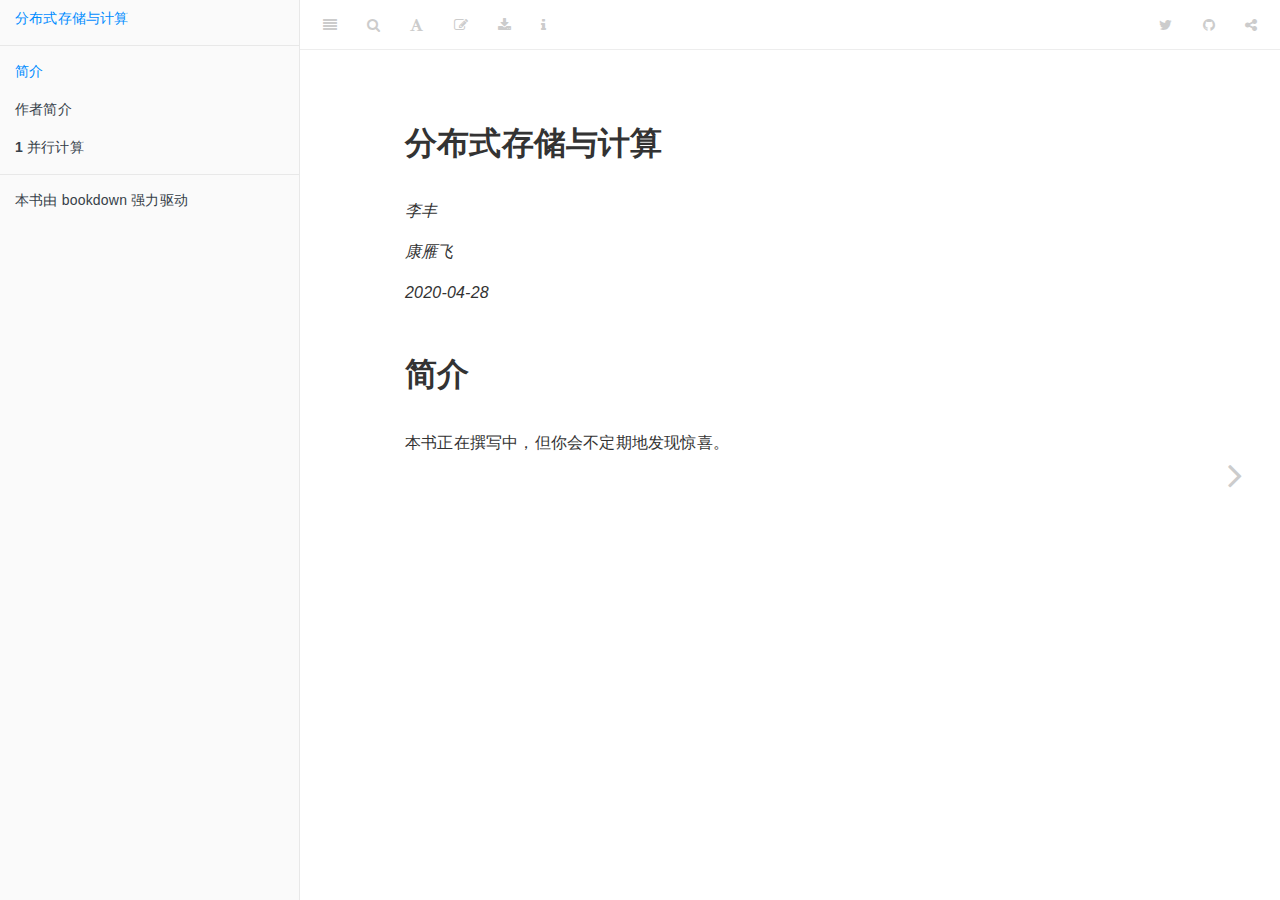
<file: textbook/index.html>
<!DOCTYPE html>
<html lang="" xml:lang="">
<head>

  <meta charset="utf-8" />
  <meta http-equiv="X-UA-Compatible" content="IE=edge" />
  <title>分布式存储与计算</title>
  <meta name="description" content="分布式存储与计算教材。" />
  <meta name="generator" content="bookdown 0.18 and GitBook 2.6.7" />

  <meta property="og:title" content="分布式存储与计算" />
  <meta property="og:type" content="book" />
  
  
  <meta property="og:description" content="分布式存储与计算教材。" />
  <meta name="github-repo" content="feng-li/distcompbook" />

  <meta name="twitter:card" content="summary" />
  <meta name="twitter:title" content="分布式存储与计算" />
  
  <meta name="twitter:description" content="分布式存储与计算教材。" />
  

<meta name="author" content="李丰" />
<meta name="author" content="康雁飞" />


<meta name="date" content="2020-04-28" />

  <meta name="viewport" content="width=device-width, initial-scale=1" />
  <meta name="apple-mobile-web-app-capable" content="yes" />
  <meta name="apple-mobile-web-app-status-bar-style" content="black" />
  
  

<link rel="next" href="author.html"/>
<script src="libs/jquery-2.2.3/jquery.min.js"></script>
<link href="libs/gitbook-2.6.7/css/style.css" rel="stylesheet" />
<link href="libs/gitbook-2.6.7/css/plugin-table.css" rel="stylesheet" />
<link href="libs/gitbook-2.6.7/css/plugin-bookdown.css" rel="stylesheet" />
<link href="libs/gitbook-2.6.7/css/plugin-highlight.css" rel="stylesheet" />
<link href="libs/gitbook-2.6.7/css/plugin-search.css" rel="stylesheet" />
<link href="libs/gitbook-2.6.7/css/plugin-fontsettings.css" rel="stylesheet" />
<link href="libs/gitbook-2.6.7/css/plugin-clipboard.css" rel="stylesheet" />












<link rel="stylesheet" href="css/style.css" type="text/css" />
</head>

<body>



  <div class="book without-animation with-summary font-size-2 font-family-1" data-basepath=".">

    <div class="book-summary">
      <nav role="navigation">

<ul class="summary">
<li><a href="./">分布式存储与计算</a></li>

<li class="divider"></li>
<li class="chapter" data-level="" data-path="index.html"><a href="index.html"><i class="fa fa-check"></i>简介</a></li>
<li class="chapter" data-level="" data-path="author.html"><a href="author.html"><i class="fa fa-check"></i>作者简介</a></li>
<li class="chapter" data-level="1" data-path="chapt1.html"><a href="chapt1.html"><i class="fa fa-check"></i><b>1</b> 并行计算</a></li>
<li class="divider"></li>
<li><a href="https://bookdown.org" target="blank">本书由 bookdown 强力驱动</a></li>

</ul>

      </nav>
    </div>

    <div class="book-body">
      <div class="body-inner">
        <div class="book-header" role="navigation">
          <h1>
            <i class="fa fa-circle-o-notch fa-spin"></i><a href="./">分布式存储与计算</a>
          </h1>
        </div>

        <div class="page-wrapper" tabindex="-1" role="main">
          <div class="page-inner">

            <section class="normal" id="section-">
<div id="header">
<h1 class="title">分布式存储与计算</h1>
<p class="author"><em>李丰</em></p>
<p class="author"><em>康雁飞</em></p>
<p class="date"><em>2020-04-28</em></p>
</div>
<div id="简介" class="section level1 unnumbered">
<h1>简介</h1>
<p>本书正在撰写中，但你会不定期地发现惊喜。</p>

</div>
            </section>

          </div>
        </div>
      </div>

<a href="author.html" class="navigation navigation-next navigation-unique" aria-label="Next page"><i class="fa fa-angle-right"></i></a>
    </div>
  </div>
<script src="libs/gitbook-2.6.7/js/app.min.js"></script>
<script src="libs/gitbook-2.6.7/js/lunr.js"></script>
<script src="libs/gitbook-2.6.7/js/clipboard.min.js"></script>
<script src="libs/gitbook-2.6.7/js/plugin-search.js"></script>
<script src="libs/gitbook-2.6.7/js/plugin-sharing.js"></script>
<script src="libs/gitbook-2.6.7/js/plugin-fontsettings.js"></script>
<script src="libs/gitbook-2.6.7/js/plugin-bookdown.js"></script>
<script src="libs/gitbook-2.6.7/js/jquery.highlight.js"></script>
<script src="libs/gitbook-2.6.7/js/plugin-clipboard.js"></script>
<script>
gitbook.require(["gitbook"], function(gitbook) {
gitbook.start({
"sharing": {
"github": true,
"facebook": false,
"twitter": true,
"linkedin": false,
"weibo": false,
"instapaper": false,
"vk": false,
"all": ["facebook", "twitter", "linkedin", "weibo", "instapaper"]
},
"fontsettings": {
"theme": "white",
"family": "sans",
"size": 2
},
"edit": {
"link": "https://github.com/feng-li/distcompbook/edit/master/index.Rmd",
"text": "编辑"
},
"history": {
"link": null,
"text": null
},
"view": {
"link": null,
"text": null
},
"download": ["distcompbook.pdf", "distcompbook.epub"],
"toc": {
"collapse": "none"
}
});
});
</script>

</body>

</html>
</file>
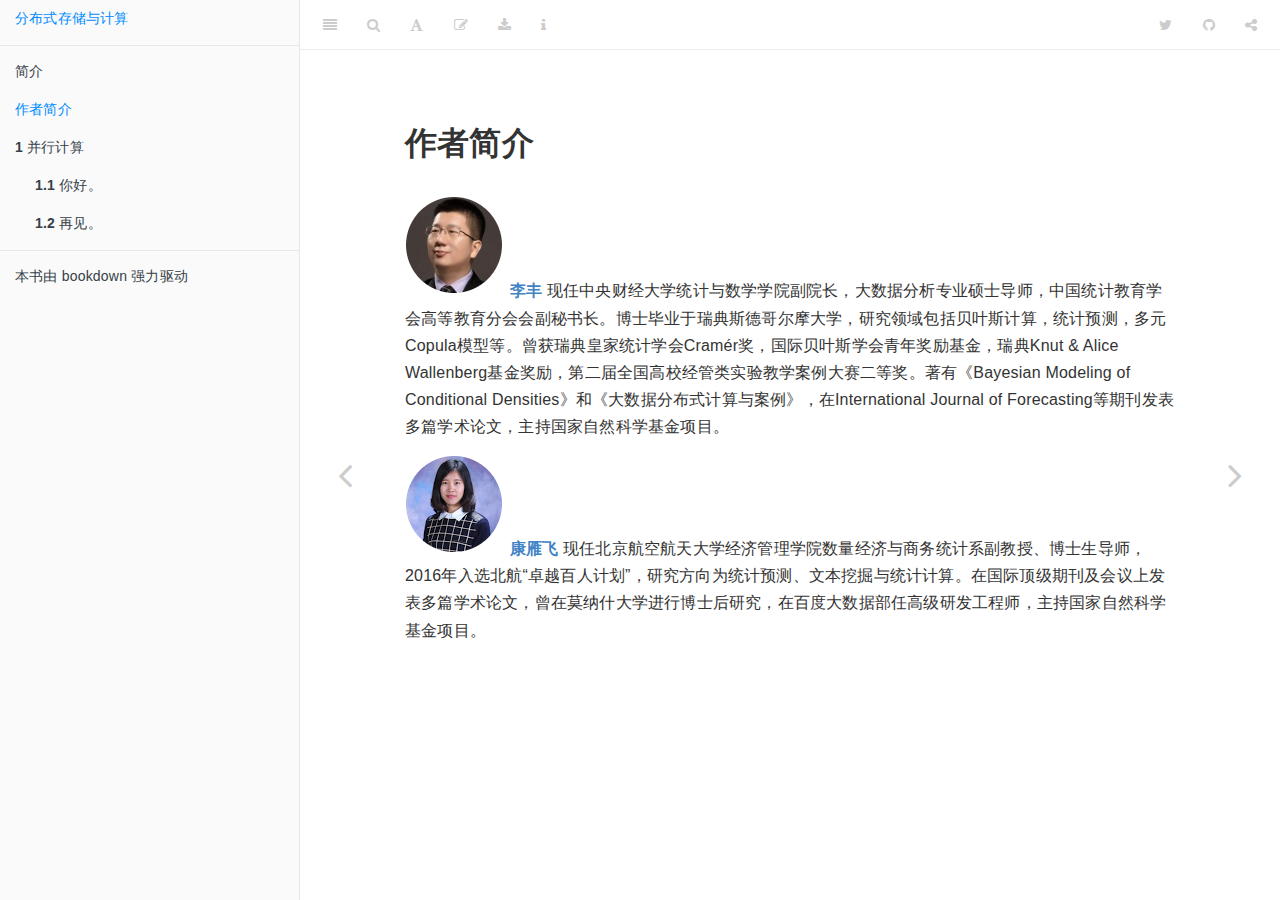
<file: textbook/author.html>
<!DOCTYPE html>
<html lang="" xml:lang="">
<head>

  <meta charset="utf-8" />
  <meta http-equiv="X-UA-Compatible" content="IE=edge" />
  <title>作者简介 | 分布式存储与计算</title>
  <meta name="description" content="作者简介 | 分布式存储与计算教材。" />
  <meta name="generator" content="bookdown 0.18 and GitBook 2.6.7" />

  <meta property="og:title" content="作者简介 | 分布式存储与计算" />
  <meta property="og:type" content="book" />
  
  
  <meta property="og:description" content="作者简介 | 分布式存储与计算教材。" />
  <meta name="github-repo" content="feng-li/distcompbook" />

  <meta name="twitter:card" content="summary" />
  <meta name="twitter:title" content="作者简介 | 分布式存储与计算" />
  
  <meta name="twitter:description" content="作者简介 | 分布式存储与计算教材。" />
  

<meta name="author" content="李丰" />
<meta name="author" content="康雁飞" />


<meta name="date" content="2020-04-28" />

  <meta name="viewport" content="width=device-width, initial-scale=1" />
  <meta name="apple-mobile-web-app-capable" content="yes" />
  <meta name="apple-mobile-web-app-status-bar-style" content="black" />
  
  
<link rel="prev" href="index.html"/>
<link rel="next" href="chapt1.html"/>
<script src="libs/jquery-2.2.3/jquery.min.js"></script>
<link href="libs/gitbook-2.6.7/css/style.css" rel="stylesheet" />
<link href="libs/gitbook-2.6.7/css/plugin-table.css" rel="stylesheet" />
<link href="libs/gitbook-2.6.7/css/plugin-bookdown.css" rel="stylesheet" />
<link href="libs/gitbook-2.6.7/css/plugin-highlight.css" rel="stylesheet" />
<link href="libs/gitbook-2.6.7/css/plugin-search.css" rel="stylesheet" />
<link href="libs/gitbook-2.6.7/css/plugin-fontsettings.css" rel="stylesheet" />
<link href="libs/gitbook-2.6.7/css/plugin-clipboard.css" rel="stylesheet" />












<link rel="stylesheet" href="css/style.css" type="text/css" />
</head>

<body>



  <div class="book without-animation with-summary font-size-2 font-family-1" data-basepath=".">

    <div class="book-summary">
      <nav role="navigation">

<ul class="summary">
<li><a href="./">分布式存储与计算</a></li>

<li class="divider"></li>
<li class="chapter" data-level="" data-path="index.html"><a href="index.html"><i class="fa fa-check"></i>简介</a></li>
<li class="chapter" data-level="" data-path="author.html"><a href="author.html"><i class="fa fa-check"></i>作者简介</a></li>
<li class="chapter" data-level="1" data-path="chapt1.html"><a href="chapt1.html"><i class="fa fa-check"></i><b>1</b> 并行计算</a><ul>
<li class="chapter" data-level="1.1" data-path="chapt1.html"><a href="chapt1.html#你好"><i class="fa fa-check"></i><b>1.1</b> 你好。</a></li>
<li class="chapter" data-level="1.2" data-path="chapt1.html"><a href="chapt1.html#再见"><i class="fa fa-check"></i><b>1.2</b> 再见。</a></li>
</ul></li>
<li class="divider"></li>
<li><a href="https://bookdown.org" target="blank">本书由 bookdown 强力驱动</a></li>

</ul>

      </nav>
    </div>

    <div class="book-body">
      <div class="body-inner">
        <div class="book-header" role="navigation">
          <h1>
            <i class="fa fa-circle-o-notch fa-spin"></i><a href="./">分布式存储与计算</a>
          </h1>
        </div>

        <div class="page-wrapper" tabindex="-1" role="main">
          <div class="page-inner">

            <section class="normal" id="section-">
<div id="author" class="section level1 unnumbered">
<h1>作者简介</h1>
<p><img src="feng.png" /> <a href="https://feng.li"><strong>李丰</strong></a> 现任中央财经大学统计与数学学院副院长，大数据分析专业硕士导师，中国统计教育学会高等教育分会会副秘书长。博士毕业于瑞典斯德哥尔摩大学，研究领域包括贝叶斯计算，统计预测，多元Copula模型等。曾获瑞典皇家统计学会Cramér奖，国际贝叶斯学会青年奖励基金，瑞典Knut &amp; Alice Wallenberg基金奖励，第二届全国高校经管类实验教学案例大赛二等奖。著有《Bayesian Modeling of Conditional Densities》和《大数据分布式计算与案例》，在International Journal of Forecasting等期刊发表多篇学术论文，主持国家自然科学基金项目。</p>
<p><img src="yanfei.png" /> <a href="https://yanfei.site"><strong>康雁飞</strong></a> 现任北京航空航天大学经济管理学院数量经济与商务统计系副教授、博士生导师，2016年入选北航“卓越百人计划”，研究方向为统计预测、文本挖掘与统计计算。在国际顶级期刊及会议上发表多篇学术论文，曾在莫纳什大学进行博士后研究，在百度大数据部任高级研发工程师，主持国家自然科学基金项目。</p>


</div>
            </section>

          </div>
        </div>
      </div>
<a href="index.html" class="navigation navigation-prev " aria-label="Previous page"><i class="fa fa-angle-left"></i></a>
<a href="chapt1.html" class="navigation navigation-next " aria-label="Next page"><i class="fa fa-angle-right"></i></a>
    </div>
  </div>
<script src="libs/gitbook-2.6.7/js/app.min.js"></script>
<script src="libs/gitbook-2.6.7/js/lunr.js"></script>
<script src="libs/gitbook-2.6.7/js/clipboard.min.js"></script>
<script src="libs/gitbook-2.6.7/js/plugin-search.js"></script>
<script src="libs/gitbook-2.6.7/js/plugin-sharing.js"></script>
<script src="libs/gitbook-2.6.7/js/plugin-fontsettings.js"></script>
<script src="libs/gitbook-2.6.7/js/plugin-bookdown.js"></script>
<script src="libs/gitbook-2.6.7/js/jquery.highlight.js"></script>
<script src="libs/gitbook-2.6.7/js/plugin-clipboard.js"></script>
<script>
gitbook.require(["gitbook"], function(gitbook) {
gitbook.start({
"sharing": {
"github": true,
"facebook": false,
"twitter": true,
"linkedin": false,
"weibo": false,
"instapaper": false,
"vk": false,
"all": ["facebook", "twitter", "linkedin", "weibo", "instapaper"]
},
"fontsettings": {
"theme": "white",
"family": "sans",
"size": 2
},
"edit": {
"link": "https://github.com/feng-li/distcompbook/edit/master/00-authors.Rmd",
"text": "编辑"
},
"history": {
"link": null,
"text": null
},
"view": {
"link": null,
"text": null
},
"download": ["distcompbook.pdf", "distcompbook.epub"],
"toc": {
"collapse": "none"
}
});
});
</script>

</body>

</html>
</file>
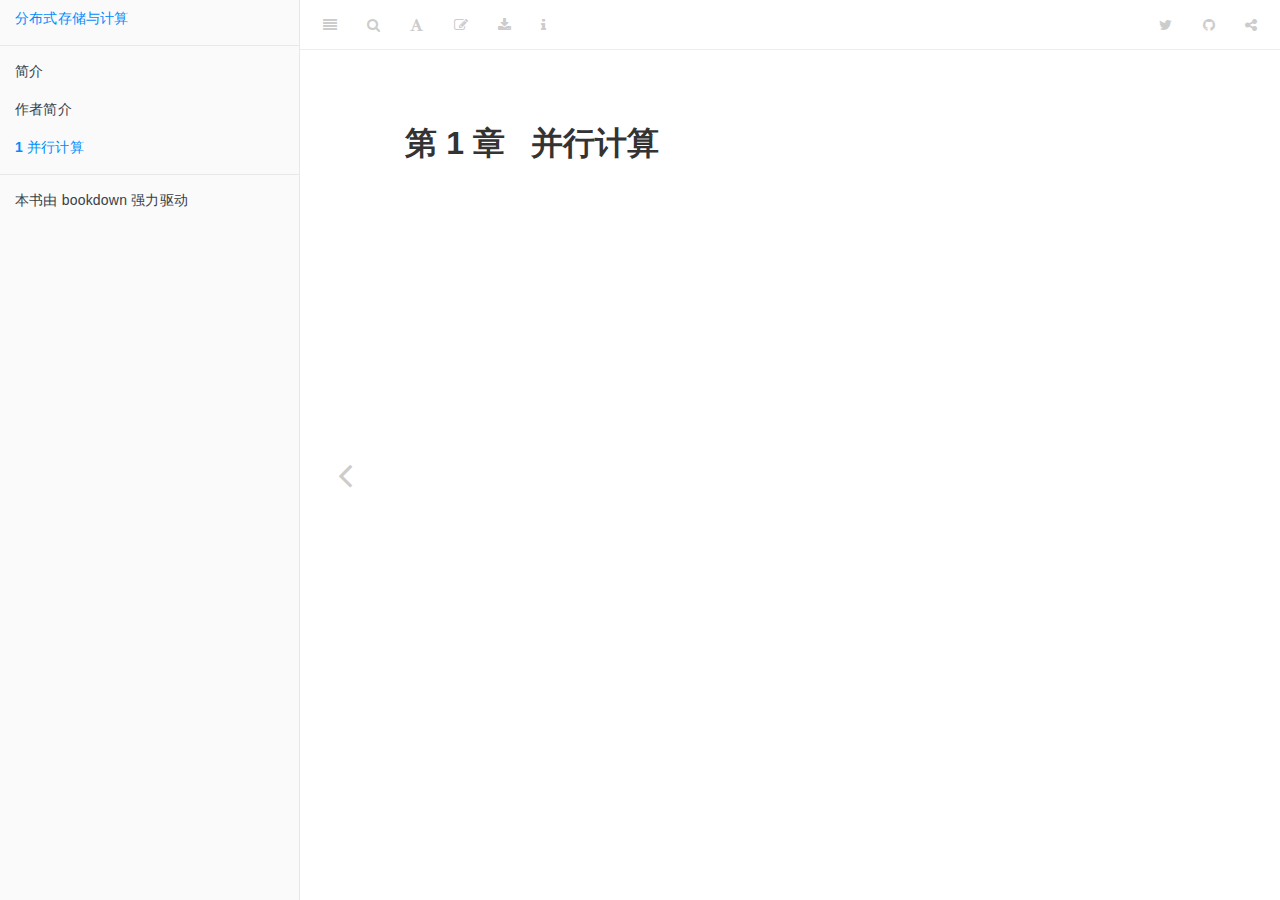
<file: textbook/chapt1.html>
<!DOCTYPE html>
<html lang="" xml:lang="">
<head>

  <meta charset="utf-8" />
  <meta http-equiv="X-UA-Compatible" content="IE=edge" />
  <title>第 1 章 并行计算 | 分布式存储与计算</title>
  <meta name="description" content="第 1 章 并行计算 | 分布式存储与计算教材。" />
  <meta name="generator" content="bookdown 0.18 and GitBook 2.6.7" />

  <meta property="og:title" content="第 1 章 并行计算 | 分布式存储与计算" />
  <meta property="og:type" content="book" />
  
  
  <meta property="og:description" content="第 1 章 并行计算 | 分布式存储与计算教材。" />
  <meta name="github-repo" content="feng-li/distcompbook" />

  <meta name="twitter:card" content="summary" />
  <meta name="twitter:title" content="第 1 章 并行计算 | 分布式存储与计算" />
  
  <meta name="twitter:description" content="第 1 章 并行计算 | 分布式存储与计算教材。" />
  

<meta name="author" content="李丰" />
<meta name="author" content="康雁飞" />


<meta name="date" content="2020-04-28" />

  <meta name="viewport" content="width=device-width, initial-scale=1" />
  <meta name="apple-mobile-web-app-capable" content="yes" />
  <meta name="apple-mobile-web-app-status-bar-style" content="black" />
  
  
<link rel="prev" href="author.html"/>

<script src="libs/jquery-2.2.3/jquery.min.js"></script>
<link href="libs/gitbook-2.6.7/css/style.css" rel="stylesheet" />
<link href="libs/gitbook-2.6.7/css/plugin-table.css" rel="stylesheet" />
<link href="libs/gitbook-2.6.7/css/plugin-bookdown.css" rel="stylesheet" />
<link href="libs/gitbook-2.6.7/css/plugin-highlight.css" rel="stylesheet" />
<link href="libs/gitbook-2.6.7/css/plugin-search.css" rel="stylesheet" />
<link href="libs/gitbook-2.6.7/css/plugin-fontsettings.css" rel="stylesheet" />
<link href="libs/gitbook-2.6.7/css/plugin-clipboard.css" rel="stylesheet" />












<link rel="stylesheet" href="css/style.css" type="text/css" />
</head>

<body>



  <div class="book without-animation with-summary font-size-2 font-family-1" data-basepath=".">

    <div class="book-summary">
      <nav role="navigation">

<ul class="summary">
<li><a href="./">分布式存储与计算</a></li>

<li class="divider"></li>
<li class="chapter" data-level="" data-path="index.html"><a href="index.html"><i class="fa fa-check"></i>简介</a></li>
<li class="chapter" data-level="" data-path="author.html"><a href="author.html"><i class="fa fa-check"></i>作者简介</a></li>
<li class="chapter" data-level="1" data-path="chapt1.html"><a href="chapt1.html"><i class="fa fa-check"></i><b>1</b> 并行计算</a></li>
<li class="divider"></li>
<li><a href="https://bookdown.org" target="blank">本书由 bookdown 强力驱动</a></li>

</ul>

      </nav>
    </div>

    <div class="book-body">
      <div class="body-inner">
        <div class="book-header" role="navigation">
          <h1>
            <i class="fa fa-circle-o-notch fa-spin"></i><a href="./">分布式存储与计算</a>
          </h1>
        </div>

        <div class="page-wrapper" tabindex="-1" role="main">
          <div class="page-inner">

            <section class="normal" id="section-">
<div id="chapt1" class="section level1">
<h1><span class="header-section-number">第 1 章</span> 并行计算</h1>

</div>
            </section>

          </div>
        </div>
      </div>
<a href="author.html" class="navigation navigation-prev navigation-unique" aria-label="Previous page"><i class="fa fa-angle-left"></i></a>

    </div>
  </div>
<script src="libs/gitbook-2.6.7/js/app.min.js"></script>
<script src="libs/gitbook-2.6.7/js/lunr.js"></script>
<script src="libs/gitbook-2.6.7/js/clipboard.min.js"></script>
<script src="libs/gitbook-2.6.7/js/plugin-search.js"></script>
<script src="libs/gitbook-2.6.7/js/plugin-sharing.js"></script>
<script src="libs/gitbook-2.6.7/js/plugin-fontsettings.js"></script>
<script src="libs/gitbook-2.6.7/js/plugin-bookdown.js"></script>
<script src="libs/gitbook-2.6.7/js/jquery.highlight.js"></script>
<script src="libs/gitbook-2.6.7/js/plugin-clipboard.js"></script>
<script>
gitbook.require(["gitbook"], function(gitbook) {
gitbook.start({
"sharing": {
"github": true,
"facebook": false,
"twitter": true,
"linkedin": false,
"weibo": false,
"instapaper": false,
"vk": false,
"all": ["facebook", "twitter", "linkedin", "weibo", "instapaper"]
},
"fontsettings": {
"theme": "white",
"family": "sans",
"size": 2
},
"edit": {
"link": "https://github.com/feng-li/distcompbook/edit/master/01-R.Rmd",
"text": "编辑"
},
"history": {
"link": null,
"text": null
},
"view": {
"link": null,
"text": null
},
"download": ["distcompbook.pdf", "distcompbook.epub"],
"toc": {
"collapse": "none"
}
});
});
</script>

</body>

</html>
</file>
<file: textbook/libs/gitbook-2.6.7/css/plugin-table.css>
.book .book-body .page-wrapper .page-inner section.normal table{display:table;width:100%;border-collapse:collapse;border-spacing:0;overflow:auto}.book .book-body .page-wrapper .page-inner section.normal table td,.book .book-body .page-wrapper .page-inner section.normal table th{padding:6px 13px;border:1px solid #ddd}.book .book-body .page-wrapper .page-inner section.normal table tr{background-color:#fff;border-top:1px solid #ccc}.book .book-body .page-wrapper .page-inner section.normal table tr:nth-child(2n){background-color:#f8f8f8}.book .book-body .page-wrapper .page-inner section.normal table th{font-weight:700}
</file>
<file: textbook/libs/gitbook-2.6.7/css/plugin-bookdown.css>
.book .book-header h1 {
  padding-left: 20px;
  padding-right: 20px;
}
.book .book-header.fixed {
  position: fixed;
  right: 0;
  top: 0;
  left: 0;
  border-bottom: 1px solid rgba(0,0,0,.07);
}
span.search-highlight {
  background-color: #ffff88;
}
@media (min-width: 600px) {
  .book.with-summary .book-header.fixed {
    left: 300px;
  }
}
@media (max-width: 1240px) {
  .book .book-body.fixed {
    top: 50px;
  }
  .book .book-body.fixed .body-inner {
    top: auto;
  }
}
@media (max-width: 600px) {
  .book.with-summary .book-header.fixed {
    left: calc(100% - 60px);
    min-width: 300px;
  }
  .book.with-summary .book-body {
    transform: none;
    left: calc(100% - 60px);
    min-width: 300px;
  }
  .book .book-body.fixed {
    top: 0;
  }
}

.book .book-body.fixed .body-inner {
  top: 50px;
}
.book .book-body .page-wrapper .page-inner section.normal sub, .book .book-body .page-wrapper .page-inner section.normal sup {
  font-size: 85%;
}

@media print {
  .book .book-summary, .book .book-body .book-header, .fa {
    display: none !important;
  }
  .book .book-body.fixed {
    left: 0px;
  }
  .book .book-body,.book .book-body .body-inner, .book.with-summary {
    overflow: visible !important;
  }
}
.kable_wrapper {
  border-spacing: 20px 0;
  border-collapse: separate;
  border: none;
  margin: auto;
}
.kable_wrapper > tbody > tr > td {
  vertical-align: top;
}
.book .book-body .page-wrapper .page-inner section.normal table tr.header {
  border-top-width: 2px;
}
.book .book-body .page-wrapper .page-inner section.normal table tr:last-child td {
  border-bottom-width: 2px;
}
.book .book-body .page-wrapper .page-inner section.normal table td, .book .book-body .page-wrapper .page-inner section.normal table th {
  border-left: none;
  border-right: none;
}
.book .book-body .page-wrapper .page-inner section.normal table.kable_wrapper > tbody > tr, .book .book-body .page-wrapper .page-inner section.normal table.kable_wrapper > tbody > tr > td {
  border-top: none;
}
.book .book-body .page-wrapper .page-inner section.normal table.kable_wrapper > tbody > tr:last-child > td {
    border-bottom: none;
}

div.theorem, div.lemma, div.corollary, div.proposition, div.conjecture {
  font-style: italic;
}
span.theorem, span.lemma, span.corollary, span.proposition, span.conjecture {
  font-style: normal;
}
div.proof:after {
  content: "\25a2";
  float: right;
}
.header-section-number {
  padding-right: .5em;
}
</file>
<file: textbook/libs/gitbook-2.6.7/css/plugin-highlight.css>
.book .book-body .page-wrapper .page-inner section.normal pre,
.book .book-body .page-wrapper .page-inner section.normal code {
  /* http://jmblog.github.com/color-themes-for-google-code-highlightjs */
  /* Tomorrow Comment */
  /* Tomorrow Red */
  /* Tomorrow Orange */
  /* Tomorrow Yellow */
  /* Tomorrow Green */
  /* Tomorrow Aqua */
  /* Tomorrow Blue */
  /* Tomorrow Purple */
}
.book .book-body .page-wrapper .page-inner section.normal pre .hljs-comment,
.book .book-body .page-wrapper .page-inner section.normal code .hljs-comment,
.book .book-body .page-wrapper .page-inner section.normal pre .hljs-title,
.book .book-body .page-wrapper .page-inner section.normal code .hljs-title {
  color: #8e908c;
}
.book .book-body .page-wrapper .page-inner section.normal pre .hljs-variable,
.book .book-body .page-wrapper .page-inner section.normal code .hljs-variable,
.book .book-body .page-wrapper .page-inner section.normal pre .hljs-attribute,
.book .book-body .page-wrapper .page-inner section.normal code .hljs-attribute,
.book .book-body .page-wrapper .page-inner section.normal pre .hljs-tag,
.book .book-body .page-wrapper .page-inner section.normal code .hljs-tag,
.book .book-body .page-wrapper .page-inner section.normal pre .hljs-regexp,
.book .book-body .page-wrapper .page-inner section.normal code .hljs-regexp,
.book .book-body .page-wrapper .page-inner section.normal pre .ruby .hljs-constant,
.book .book-body .page-wrapper .page-inner section.normal code .ruby .hljs-constant,
.book .book-body .page-wrapper .page-inner section.normal pre .xml .hljs-tag .hljs-title,
.book .book-body .page-wrapper .page-inner section.normal code .xml .hljs-tag .hljs-title,
.book .book-body .page-wrapper .page-inner section.normal pre .xml .hljs-pi,
.book .book-body .page-wrapper .page-inner section.normal code .xml .hljs-pi,
.book .book-body .page-wrapper .page-inner section.normal pre .xml .hljs-doctype,
.book .book-body .page-wrapper .page-inner section.normal code .xml .hljs-doctype,
.book .book-body .page-wrapper .page-inner section.normal pre .html .hljs-doctype,
.book .book-body .page-wrapper .page-inner section.normal code .html .hljs-doctype,
.book .book-body .page-wrapper .page-inner section.normal pre .css .hljs-id,
.book .book-body .page-wrapper .page-inner section.normal code .css .hljs-id,
.book .book-body .page-wrapper .page-inner section.normal pre .css .hljs-class,
.book .book-body .page-wrapper .page-inner section.normal code .css .hljs-class,
.book .book-body .page-wrapper .page-inner section.normal pre .css .hljs-pseudo,
.book .book-body .page-wrapper .page-inner section.normal code .css .hljs-pseudo {
  color: #c82829;
}
.book .book-body .page-wrapper .page-inner section.normal pre .hljs-number,
.book .book-body .page-wrapper .page-inner section.normal code .hljs-number,
.book .book-body .page-wrapper .page-inner section.normal pre .hljs-preprocessor,
.book .book-body .page-wrapper .page-inner section.normal code .hljs-preprocessor,
.book .book-body .page-wrapper .page-inner section.normal pre .hljs-pragma,
.book .book-body .page-wrapper .page-inner section.normal code .hljs-pragma,
.book .book-body .page-wrapper .page-inner section.normal pre .hljs-built_in,
.book .book-body .page-wrapper .page-inner section.normal code .hljs-built_in,
.book .book-body .page-wrapper .page-inner section.normal pre .hljs-literal,
.book .book-body .page-wrapper .page-inner section.normal code .hljs-literal,
.book .book-body .page-wrapper .page-inner section.normal pre .hljs-params,
.book .book-body .page-wrapper .page-inner section.normal code .hljs-params,
.book .book-body .page-wrapper .page-inner section.normal pre .hljs-constant,
.book .book-body .page-wrapper .page-inner section.normal code .hljs-constant {
  color: #f5871f;
}
.book .book-body .page-wrapper .page-inner section.normal pre .ruby .hljs-class .hljs-title,
.book .book-body .page-wrapper .page-inner section.normal code .ruby .hljs-class .hljs-title,
.book .book-body .page-wrapper .page-inner section.normal pre .css .hljs-rules .hljs-attribute,
.book .book-body .page-wrapper .page-inner section.normal code .css .hljs-rules .hljs-attribute {
  color: #eab700;
}
.book .book-body .page-wrapper .page-inner section.normal pre .hljs-string,
.book .book-body .page-wrapper .page-inner section.normal code .hljs-string,
.book .book-body .page-wrapper .page-inner section.normal pre .hljs-value,
.book .book-body .page-wrapper .page-inner section.normal code .hljs-value,
.book .book-body .page-wrapper .page-inner section.normal pre .hljs-inheritance,
.book .book-body .page-wrapper .page-inner section.normal code .hljs-inheritance,
.book .book-body .page-wrapper .page-inner section.normal pre .hljs-header,
.book .book-body .page-wrapper .page-inner section.normal code .hljs-header,
.book .book-body .page-wrapper .page-inner section.normal pre .ruby .hljs-symbol,
.book .book-body .page-wrapper .page-inner section.normal code .ruby .hljs-symbol,
.book .book-body .page-wrapper .page-inner section.normal pre .xml .hljs-cdata,
.book .book-body .page-wrapper .page-inner section.normal code .xml .hljs-cdata {
  color: #718c00;
}
.book .book-body .page-wrapper .page-inner section.normal pre .css .hljs-hexcolor,
.book .book-body .page-wrapper .page-inner section.normal code .css .hljs-hexcolor {
  color: #3e999f;
}
.book .book-body .page-wrapper .page-inner section.normal pre .hljs-function,
.book .book-body .page-wrapper .page-inner section.normal code .hljs-function,
.book .book-body .page-wrapper .page-inner section.normal pre .python .hljs-decorator,
.book .book-body .page-wrapper .page-inner section.normal code .python .hljs-decorator,
.book .book-body .page-wrapper .page-inner section.normal pre .python .hljs-title,
.book .book-body .page-wrapper .page-inner section.normal code .python .hljs-title,
.book .book-body .page-wrapper .page-inner section.normal pre .ruby .hljs-function .hljs-title,
.book .book-body .page-wrapper .page-inner section.normal code .ruby .hljs-function .hljs-title,
.book .book-body .page-wrapper .page-inner section.normal pre .ruby .hljs-title .hljs-keyword,
.book .book-body .page-wrapper .page-inner section.normal code .ruby .hljs-title .hljs-keyword,
.book .book-body .page-wrapper .page-inner section.normal pre .perl .hljs-sub,
.book .book-body .page-wrapper .page-inner section.normal code .perl .hljs-sub,
.book .book-body .page-wrapper .page-inner section.normal pre .javascript .hljs-title,
.book .book-body .page-wrapper .page-inner section.normal code .javascript .hljs-title,
.book .book-body .page-wrapper .page-inner section.normal pre .coffeescript .hljs-title,
.book .book-body .page-wrapper .page-inner section.normal code .coffeescript .hljs-title {
  color: #4271ae;
}
.book .book-body .page-wrapper .page-inner section.normal pre .hljs-keyword,
.book .book-body .page-wrapper .page-inner section.normal code .hljs-keyword,
.book .book-body .page-wrapper .page-inner section.normal pre .javascript .hljs-function,
.book .book-body .page-wrapper .page-inner section.normal code .javascript .hljs-function {
  color: #8959a8;
}
.book .book-body .page-wrapper .page-inner section.normal pre .hljs,
.book .book-body .page-wrapper .page-inner section.normal code .hljs {
  display: block;
  background: white;
  color: #4d4d4c;
  padding: 0.5em;
}
.book .book-body .page-wrapper .page-inner section.normal pre .coffeescript .javascript,
.book .book-body .page-wrapper .page-inner section.normal code .coffeescript .javascript,
.book .book-body .page-wrapper .page-inner section.normal pre .javascript .xml,
.book .book-body .page-wrapper .page-inner section.normal code .javascript .xml,
.book .book-body .page-wrapper .page-inner section.normal pre .tex .hljs-formula,
.book .book-body .page-wrapper .page-inner section.normal code .tex .hljs-formula,
.book .book-body .page-wrapper .page-inner section.normal pre .xml .javascript,
.book .book-body .page-wrapper .page-inner section.normal code .xml .javascript,
.book .book-body .page-wrapper .page-inner section.normal pre .xml .vbscript,
.book .book-body .page-wrapper .page-inner section.normal code .xml .vbscript,
.book .book-body .page-wrapper .page-inner section.normal pre .xml .css,
.book .book-body .page-wrapper .page-inner section.normal code .xml .css,
.book .book-body .page-wrapper .page-inner section.normal pre .xml .hljs-cdata,
.book .book-body .page-wrapper .page-inner section.normal code .xml .hljs-cdata {
  opacity: 0.5;
}
.book.color-theme-1 .book-body .page-wrapper .page-inner section.normal pre,
.book.color-theme-1 .book-body .page-wrapper .page-inner section.normal code {
  /*

Orginal Style from ethanschoonover.com/solarized (c) Jeremy Hull <sourdrums@gmail.com>

*/
  /* Solarized Green */
  /* Solarized Cyan */
  /* Solarized Blue */
  /* Solarized Yellow */
  /* Solarized Orange */
  /* Solarized Red */
  /* Solarized Violet */
}
.book.color-theme-1 .book-body .page-wrapper .page-inner section.normal pre .hljs,
.book.color-theme-1 .book-body .page-wrapper .page-inner section.normal code .hljs {
  display: block;
  padding: 0.5em;
  background: #fdf6e3;
  color: #657b83;
}
.book.color-theme-1 .book-body .page-wrapper .page-inner section.normal pre .hljs-comment,
.book.color-theme-1 .book-body .page-wrapper .page-inner section.normal code .hljs-comment,
.book.color-theme-1 .book-body .page-wrapper .page-inner section.normal pre .hljs-template_comment,
.book.color-theme-1 .book-body .page-wrapper .page-inner section.normal code .hljs-template_comment,
.book.color-theme-1 .book-body .page-wrapper .page-inner section.normal pre .diff .hljs-header,
.book.color-theme-1 .book-body .page-wrapper .page-inner section.normal code .diff .hljs-header,
.book.color-theme-1 .book-body .page-wrapper .page-inner section.normal pre .hljs-doctype,
.book.color-theme-1 .book-body .page-wrapper .page-inner section.normal code .hljs-doctype,
.book.color-theme-1 .book-body .page-wrapper .page-inner section.normal pre .hljs-pi,
.book.color-theme-1 .book-body .page-wrapper .page-inner section.normal code .hljs-pi,
.book.color-theme-1 .book-body .page-wrapper .page-inner section.normal pre .lisp .hljs-string,
.book.color-theme-1 .book-body .page-wrapper .page-inner section.normal code .lisp .hljs-string,
.book.color-theme-1 .book-body .page-wrapper .page-inner section.normal pre .hljs-javadoc,
.book.color-theme-1 .book-body .page-wrapper .page-inner section.normal code .hljs-javadoc {
  color: #93a1a1;
}
.book.color-theme-1 .book-body .page-wrapper .page-inner section.normal pre .hljs-keyword,
.book.color-theme-1 .book-body .page-wrapper .page-inner section.normal code .hljs-keyword,
.book.color-theme-1 .book-body .page-wrapper .page-inner section.normal pre .hljs-winutils,
.book.color-theme-1 .book-body .page-wrapper .page-inner section.normal code .hljs-winutils,
.book.color-theme-1 .book-body .page-wrapper .page-inner section.normal pre .method,
.book.color-theme-1 .book-body .page-wrapper .page-inner section.normal code .method,
.book.color-theme-1 .book-body .page-wrapper .page-inner section.normal pre .hljs-addition,
.book.color-theme-1 .book-body .page-wrapper .page-inner section.normal code .hljs-addition,
.book.color-theme-1 .book-body .page-wrapper .page-inner section.normal pre .css .hljs-tag,
.book.color-theme-1 .book-body .page-wrapper .page-inner section.normal code .css .hljs-tag,
.book.color-theme-1 .book-body .page-wrapper .page-inner section.normal pre .hljs-request,
.book.color-theme-1 .book-body .page-wrapper .page-inner section.normal code .hljs-request,
.book.color-theme-1 .book-body .page-wrapper .page-inner section.normal pre .hljs-status,
.book.color-theme-1 .book-body .page-wrapper .page-inner section.normal code .hljs-status,
.book.color-theme-1 .book-body .page-wrapper .page-inner section.normal pre .nginx .hljs-title,
.book.color-theme-1 .book-body .page-wrapper .page-inner section.normal code .nginx .hljs-title {
  color: #859900;
}
.book.color-theme-1 .book-body .page-wrapper .page-inner section.normal pre .hljs-number,
.book.color-theme-1 .book-body .page-wrapper .page-inner section.normal code .hljs-number,
.book.color-theme-1 .book-body .page-wrapper .page-inner section.normal pre .hljs-command,
.book.color-theme-1 .book-body .page-wrapper .page-inner section.normal code .hljs-command,
.book.color-theme-1 .book-body .page-wrapper .page-inner section.normal pre .hljs-string,
.book.color-theme-1 .book-body .page-wrapper .page-inner section.normal code .hljs-string,
.book.color-theme-1 .book-body .page-wrapper .page-inner section.normal pre .hljs-tag .hljs-value,
.book.color-theme-1 .book-body .page-wrapper .page-inner section.normal code .hljs-tag .hljs-value,
.book.color-theme-1 .book-body .page-wrapper .page-inner section.normal pre .hljs-rules .hljs-value,
.book.color-theme-1 .book-body .page-wrapper .page-inner section.normal code .hljs-rules .hljs-value,
.book.color-theme-1 .book-body .page-wrapper .page-inner section.normal pre .hljs-phpdoc,
.book.color-theme-1 .book-body .page-wrapper .page-inner section.normal code .hljs-phpdoc,
.book.color-theme-1 .book-body .page-wrapper .page-inner section.normal pre .tex .hljs-formula,
.book.color-theme-1 .book-body .page-wrapper .page-inner section.normal code .tex .hljs-formula,
.book.color-theme-1 .book-body .page-wrapper .page-inner section.normal pre .hljs-regexp,
.book.color-theme-1 .book-body .page-wrapper .page-inner section.normal code .hljs-regexp,
.book.color-theme-1 .book-body .page-wrapper .page-inner section.normal pre .hljs-hexcolor,
.book.color-theme-1 .book-body .page-wrapper .page-inner section.normal code .hljs-hexcolor,
.book.color-theme-1 .book-body .page-wrapper .page-inner section.normal pre .hljs-link_url,
.book.color-theme-1 .book-body .page-wrapper .page-inner section.normal code .hljs-link_url {
  color: #2aa198;
}
.book.color-theme-1 .book-body .page-wrapper .page-inner section.normal pre .hljs-title,
.book.color-theme-1 .book-body .page-wrapper .page-inner section.normal code .hljs-title,
.book.color-theme-1 .book-body .page-wrapper .page-inner section.normal pre .hljs-localvars,
.book.color-theme-1 .book-body .page-wrapper .page-inner section.normal code .hljs-localvars,
.book.color-theme-1 .book-body .page-wrapper .page-inner section.normal pre .hljs-chunk,
.book.color-theme-1 .book-body .page-wrapper .page-inner section.normal code .hljs-chunk,
.book.color-theme-1 .book-body .page-wrapper .page-inner section.normal pre .hljs-decorator,
.book.color-theme-1 .book-body .page-wrapper .page-inner section.normal code .hljs-decorator,
.book.color-theme-1 .book-body .page-wrapper .page-inner section.normal pre .hljs-built_in,
.book.color-theme-1 .book-body .page-wrapper .page-inner section.normal code .hljs-built_in,
.book.color-theme-1 .book-body .page-wrapper .page-inner section.normal pre .hljs-identifier,
.book.color-theme-1 .book-body .page-wrapper .page-inner section.normal code .hljs-identifier,
.book.color-theme-1 .book-body .page-wrapper .page-inner section.normal pre .vhdl .hljs-literal,
.book.color-theme-1 .book-body .page-wrapper .page-inner section.normal code .vhdl .hljs-literal,
.book.color-theme-1 .book-body .page-wrapper .page-inner section.normal pre .hljs-id,
.book.color-theme-1 .book-body .page-wrapper .page-inner section.normal code .hljs-id,
.book.color-theme-1 .book-body .page-wrapper .page-inner section.normal pre .css .hljs-function,
.book.color-theme-1 .book-body .page-wrapper .page-inner section.normal code .css .hljs-function {
  color: #268bd2;
}
.book.color-theme-1 .book-body .page-wrapper .page-inner section.normal pre .hljs-attribute,
.book.color-theme-1 .book-body .page-wrapper .page-inner section.normal code .hljs-attribute,
.book.color-theme-1 .book-body .page-wrapper .page-inner section.normal pre .hljs-variable,
.book.color-theme-1 .book-body .page-wrapper .page-inner section.normal code .hljs-variable,
.book.color-theme-1 .book-body .page-wrapper .page-inner section.normal pre .lisp .hljs-body,
.book.color-theme-1 .book-body .page-wrapper .page-inner section.normal code .lisp .hljs-body,
.book.color-theme-1 .book-body .page-wrapper .page-inner section.normal pre .smalltalk .hljs-number,
.book.color-theme-1 .book-body .page-wrapper .page-inner section.normal code .smalltalk .hljs-number,
.book.color-theme-1 .book-body .page-wrapper .page-inner section.normal pre .hljs-constant,
.book.color-theme-1 .book-body .page-wrapper .page-inner section.normal code .hljs-constant,
.book.color-theme-1 .book-body .page-wrapper .page-inner section.normal pre .hljs-class .hljs-title,
.book.color-theme-1 .book-body .page-wrapper .page-inner section.normal code .hljs-class .hljs-title,
.book.color-theme-1 .book-body .page-wrapper .page-inner section.normal pre .hljs-parent,
.book.color-theme-1 .book-body .page-wrapper .page-inner section.normal code .hljs-parent,
.book.color-theme-1 .book-body .page-wrapper .page-inner section.normal pre .haskell .hljs-type,
.book.color-theme-1 .book-body .page-wrapper .page-inner section.normal code .haskell .hljs-type,
.book.color-theme-1 .book-body .page-wrapper .page-inner section.normal pre .hljs-link_reference,
.book.color-theme-1 .book-body .page-wrapper .page-inner section.normal code .hljs-link_reference {
  color: #b58900;
}
.book.color-theme-1 .book-body .page-wrapper .page-inner section.normal pre .hljs-preprocessor,
.book.color-theme-1 .book-body .page-wrapper .page-inner section.normal code .hljs-preprocessor,
.book.color-theme-1 .book-body .page-wrapper .page-inner section.normal pre .hljs-preprocessor .hljs-keyword,
.book.color-theme-1 .book-body .page-wrapper .page-inner section.normal code .hljs-preprocessor .hljs-keyword,
.book.color-theme-1 .book-body .page-wrapper .page-inner section.normal pre .hljs-pragma,
.book.color-theme-1 .book-body .page-wrapper .page-inner section.normal code .hljs-pragma,
.book.color-theme-1 .book-body .page-wrapper .page-inner section.normal pre .hljs-shebang,
.book.color-theme-1 .book-body .page-wrapper .page-inner section.normal code .hljs-shebang,
.book.color-theme-1 .book-body .page-wrapper .page-inner section.normal pre .hljs-symbol,
.book.color-theme-1 .book-body .page-wrapper .page-inner section.normal code .hljs-symbol,
.book.color-theme-1 .book-body .page-wrapper .page-inner section.normal pre .hljs-symbol .hljs-string,
.book.color-theme-1 .book-body .page-wrapper .page-inner section.normal code .hljs-symbol .hljs-string,
.book.color-theme-1 .book-body .page-wrapper .page-inner section.normal pre .diff .hljs-change,
.book.color-theme-1 .book-body .page-wrapper .page-inner section.normal code .diff .hljs-change,
.book.color-theme-1 .book-body .page-wrapper .page-inner section.normal pre .hljs-special,
.book.color-theme-1 .book-body .page-wrapper .page-inner section.normal code .hljs-special,
.book.color-theme-1 .book-body .page-wrapper .page-inner section.normal pre .hljs-attr_selector,
.book.color-theme-1 .book-body .page-wrapper .page-inner section.normal code .hljs-attr_selector,
.book.color-theme-1 .book-body .page-wrapper .page-inner section.normal pre .hljs-subst,
.book.color-theme-1 .book-body .page-wrapper .page-inner section.normal code .hljs-subst,
.book.color-theme-1 .book-body .page-wrapper .page-inner section.normal pre .hljs-cdata,
.book.color-theme-1 .book-body .page-wrapper .page-inner section.normal code .hljs-cdata,
.book.color-theme-1 .book-body .page-wrapper .page-inner section.normal pre .clojure .hljs-title,
.book.color-theme-1 .book-body .page-wrapper .page-inner section.normal code .clojure .hljs-title,
.book.color-theme-1 .book-body .page-wrapper .page-inner section.normal pre .css .hljs-pseudo,
.book.color-theme-1 .book-body .page-wrapper .page-inner section.normal code .css .hljs-pseudo,
.book.color-theme-1 .book-body .page-wrapper .page-inner section.normal pre .hljs-header,
.book.color-theme-1 .book-body .page-wrapper .page-inner section.normal code .hljs-header {
  color: #cb4b16;
}
.book.color-theme-1 .book-body .page-wrapper .page-inner section.normal pre .hljs-deletion,
.book.color-theme-1 .book-body .page-wrapper .page-inner section.normal code .hljs-deletion,
.book.color-theme-1 .book-body .page-wrapper .page-inner section.normal pre .hljs-important,
.book.color-theme-1 .book-body .page-wrapper .page-inner section.normal code .hljs-important {
  color: #dc322f;
}
.book.color-theme-1 .book-body .page-wrapper .page-inner section.normal pre .hljs-link_label,
.book.color-theme-1 .book-body .page-wrapper .page-inner section.normal code .hljs-link_label {
  color: #6c71c4;
}
.book.color-theme-1 .book-body .page-wrapper .page-inner section.normal pre .tex .hljs-formula,
.book.color-theme-1 .book-body .page-wrapper .page-inner section.normal code .tex .hljs-formula {
  background: #eee8d5;
}
.book.color-theme-2 .book-body .page-wrapper .page-inner section.normal pre,
.book.color-theme-2 .book-body .page-wrapper .page-inner section.normal code {
  /* Tomorrow Night Bright Theme */
  /* Original theme - https://github.com/chriskempson/tomorrow-theme */
  /* http://jmblog.github.com/color-themes-for-google-code-highlightjs */
  /* Tomorrow Comment */
  /* Tomorrow Red */
  /* Tomorrow Orange */
  /* Tomorrow Yellow */
  /* Tomorrow Green */
  /* Tomorrow Aqua */
  /* Tomorrow Blue */
  /* Tomorrow Purple */
}
.book.color-theme-2 .book-body .page-wrapper .page-inner section.normal pre .hljs-comment,
.book.color-theme-2 .book-body .page-wrapper .page-inner section.normal code .hljs-comment,
.book.color-theme-2 .book-body .page-wrapper .page-inner section.normal pre .hljs-title,
.book.color-theme-2 .book-body .page-wrapper .page-inner section.normal code .hljs-title {
  color: #969896;
}
.book.color-theme-2 .book-body .page-wrapper .page-inner section.normal pre .hljs-variable,
.book.color-theme-2 .book-body .page-wrapper .page-inner section.normal code .hljs-variable,
.book.color-theme-2 .book-body .page-wrapper .page-inner section.normal pre .hljs-attribute,
.book.color-theme-2 .book-body .page-wrapper .page-inner section.normal code .hljs-attribute,
.book.color-theme-2 .book-body .page-wrapper .page-inner section.normal pre .hljs-tag,
.book.color-theme-2 .book-body .page-wrapper .page-inner section.normal code .hljs-tag,
.book.color-theme-2 .book-body .page-wrapper .page-inner section.normal pre .hljs-regexp,
.book.color-theme-2 .book-body .page-wrapper .page-inner section.normal code .hljs-regexp,
.book.color-theme-2 .book-body .page-wrapper .page-inner section.normal pre .ruby .hljs-constant,
.book.color-theme-2 .book-body .page-wrapper .page-inner section.normal code .ruby .hljs-constant,
.book.color-theme-2 .book-body .page-wrapper .page-inner section.normal pre .xml .hljs-tag .hljs-title,
.book.color-theme-2 .book-body .page-wrapper .page-inner section.normal code .xml .hljs-tag .hljs-title,
.book.color-theme-2 .book-body .page-wrapper .page-inner section.normal pre .xml .hljs-pi,
.book.color-theme-2 .book-body .page-wrapper .page-inner section.normal code .xml .hljs-pi,
.book.color-theme-2 .book-body .page-wrapper .page-inner section.normal pre .xml .hljs-doctype,
.book.color-theme-2 .book-body .page-wrapper .page-inner section.normal code .xml .hljs-doctype,
.book.color-theme-2 .book-body .page-wrapper .page-inner section.normal pre .html .hljs-doctype,
.book.color-theme-2 .book-body .page-wrapper .page-inner section.normal code .html .hljs-doctype,
.book.color-theme-2 .book-body .page-wrapper .page-inner section.normal pre .css .hljs-id,
.book.color-theme-2 .book-body .page-wrapper .page-inner section.normal code .css .hljs-id,
.book.color-theme-2 .book-body .page-wrapper .page-inner section.normal pre .css .hljs-class,
.book.color-theme-2 .book-body .page-wrapper .page-inner section.normal code .css .hljs-class,
.book.color-theme-2 .book-body .page-wrapper .page-inner section.normal pre .css .hljs-pseudo,
.book.color-theme-2 .book-body .page-wrapper .page-inner section.normal code .css .hljs-pseudo {
  color: #d54e53;
}
.book.color-theme-2 .book-body .page-wrapper .page-inner section.normal pre .hljs-number,
.book.color-theme-2 .book-body .page-wrapper .page-inner section.normal code .hljs-number,
.book.color-theme-2 .book-body .page-wrapper .page-inner section.normal pre .hljs-preprocessor,
.book.color-theme-2 .book-body .page-wrapper .page-inner section.normal code .hljs-preprocessor,
.book.color-theme-2 .book-body .page-wrapper .page-inner section.normal pre .hljs-pragma,
.book.color-theme-2 .book-body .page-wrapper .page-inner section.normal code .hljs-pragma,
.book.color-theme-2 .book-body .page-wrapper .page-inner section.normal pre .hljs-built_in,
.book.color-theme-2 .book-body .page-wrapper .page-inner section.normal code .hljs-built_in,
.book.color-theme-2 .book-body .page-wrapper .page-inner section.normal pre .hljs-literal,
.book.color-theme-2 .book-body .page-wrapper .page-inner section.normal code .hljs-literal,
.book.color-theme-2 .book-body .page-wrapper .page-inner section.normal pre .hljs-params,
.book.color-theme-2 .book-body .page-wrapper .page-inner section.normal code .hljs-params,
.book.color-theme-2 .book-body .page-wrapper .page-inner section.normal pre .hljs-constant,
.book.color-theme-2 .book-body .page-wrapper .page-inner section.normal code .hljs-constant {
  color: #e78c45;
}
.book.color-theme-2 .book-body .page-wrapper .page-inner section.normal pre .ruby .hljs-class .hljs-title,
.book.color-theme-2 .book-body .page-wrapper .page-inner section.normal code .ruby .hljs-class .hljs-title,
.book.color-theme-2 .book-body .page-wrapper .page-inner section.normal pre .css .hljs-rules .hljs-attribute,
.book.color-theme-2 .book-body .page-wrapper .page-inner section.normal code .css .hljs-rules .hljs-attribute {
  color: #e7c547;
}
.book.color-theme-2 .book-body .page-wrapper .page-inner section.normal pre .hljs-string,
.book.color-theme-2 .book-body .page-wrapper .page-inner section.normal code .hljs-string,
.book.color-theme-2 .book-body .page-wrapper .page-inner section.normal pre .hljs-value,
.book.color-theme-2 .book-body .page-wrapper .page-inner section.normal code .hljs-value,
.book.color-theme-2 .book-body .page-wrapper .page-inner section.normal pre .hljs-inheritance,
.book.color-theme-2 .book-body .page-wrapper .page-inner section.normal code .hljs-inheritance,
.book.color-theme-2 .book-body .page-wrapper .page-inner section.normal pre .hljs-header,
.book.color-theme-2 .book-body .page-wrapper .page-inner section.normal code .hljs-header,
.book.color-theme-2 .book-body .page-wrapper .page-inner section.normal pre .ruby .hljs-symbol,
.book.color-theme-2 .book-body .page-wrapper .page-inner section.normal code .ruby .hljs-symbol,
.book.color-theme-2 .book-body .page-wrapper .page-inner section.normal pre .xml .hljs-cdata,
.book.color-theme-2 .book-body .page-wrapper .page-inner section.normal code .xml .hljs-cdata {
  color: #b9ca4a;
}
.book.color-theme-2 .book-body .page-wrapper .page-inner section.normal pre .css .hljs-hexcolor,
.book.color-theme-2 .book-body .page-wrapper .page-inner section.normal code .css .hljs-hexcolor {
  color: #70c0b1;
}
.book.color-theme-2 .book-body .page-wrapper .page-inner section.normal pre .hljs-function,
.book.color-theme-2 .book-body .page-wrapper .page-inner section.normal code .hljs-function,
.book.color-theme-2 .book-body .page-wrapper .page-inner section.normal pre .python .hljs-decorator,
.book.color-theme-2 .book-body .page-wrapper .page-inner section.normal code .python .hljs-decorator,
.book.color-theme-2 .book-body .page-wrapper .page-inner section.normal pre .python .hljs-title,
.book.color-theme-2 .book-body .page-wrapper .page-inner section.normal code .python .hljs-title,
.book.color-theme-2 .book-body .page-wrapper .page-inner section.normal pre .ruby .hljs-function .hljs-title,
.book.color-theme-2 .book-body .page-wrapper .page-inner section.normal code .ruby .hljs-function .hljs-title,
.book.color-theme-2 .book-body .page-wrapper .page-inner section.normal pre .ruby .hljs-title .hljs-keyword,
.book.color-theme-2 .book-body .page-wrapper .page-inner section.normal code .ruby .hljs-title .hljs-keyword,
.book.color-theme-2 .book-body .page-wrapper .page-inner section.normal pre .perl .hljs-sub,
.book.color-theme-2 .book-body .page-wrapper .page-inner section.normal code .perl .hljs-sub,
.book.color-theme-2 .book-body .page-wrapper .page-inner section.normal pre .javascript .hljs-title,
.book.color-theme-2 .book-body .page-wrapper .page-inner section.normal code .javascript .hljs-title,
.book.color-theme-2 .book-body .page-wrapper .page-inner section.normal pre .coffeescript .hljs-title,
.book.color-theme-2 .book-body .page-wrapper .page-inner section.normal code .coffeescript .hljs-title {
  color: #7aa6da;
}
.book.color-theme-2 .book-body .page-wrapper .page-inner section.normal pre .hljs-keyword,
.book.color-theme-2 .book-body .page-wrapper .page-inner section.normal code .hljs-keyword,
.book.color-theme-2 .book-body .page-wrapper .page-inner section.normal pre .javascript .hljs-function,
.book.color-theme-2 .book-body .page-wrapper .page-inner section.normal code .javascript .hljs-function {
  color: #c397d8;
}
.book.color-theme-2 .book-body .page-wrapper .page-inner section.normal pre .hljs,
.book.color-theme-2 .book-body .page-wrapper .page-inner section.normal code .hljs {
  display: block;
  background: black;
  color: #eaeaea;
  padding: 0.5em;
}
.book.color-theme-2 .book-body .page-wrapper .page-inner section.normal pre .coffeescript .javascript,
.book.color-theme-2 .book-body .page-wrapper .page-inner section.normal code .coffeescript .javascript,
.book.color-theme-2 .book-body .page-wrapper .page-inner section.normal pre .javascript .xml,
.book.color-theme-2 .book-body .page-wrapper .page-inner section.normal code .javascript .xml,
.book.color-theme-2 .book-body .page-wrapper .page-inner section.normal pre .tex .hljs-formula,
.book.color-theme-2 .book-body .page-wrapper .page-inner section.normal code .tex .hljs-formula,
.book.color-theme-2 .book-body .page-wrapper .page-inner section.normal pre .xml .javascript,
.book.color-theme-2 .book-body .page-wrapper .page-inner section.normal code .xml .javascript,
.book.color-theme-2 .book-body .page-wrapper .page-inner section.normal pre .xml .vbscript,
.book.color-theme-2 .book-body .page-wrapper .page-inner section.normal code .xml .vbscript,
.book.color-theme-2 .book-body .page-wrapper .page-inner section.normal pre .xml .css,
.book.color-theme-2 .book-body .page-wrapper .page-inner section.normal code .xml .css,
.book.color-theme-2 .book-body .page-wrapper .page-inner section.normal pre .xml .hljs-cdata,
.book.color-theme-2 .book-body .page-wrapper .page-inner section.normal code .xml .hljs-cdata {
  opacity: 0.5;
}
</file>
<file: textbook/libs/gitbook-2.6.7/css/plugin-search.css>
.book .book-summary .book-search {
  padding: 6px;
  background: transparent;
  position: absolute;
  top: -50px;
  left: 0px;
  right: 0px;
  transition: top 0.5s ease;
}
.book .book-summary .book-search input,
.book .book-summary .book-search input:focus,
.book .book-summary .book-search input:hover {
  width: 100%;
  background: transparent;
  border: 1px solid #ccc;
  box-shadow: none;
  outline: none;
  line-height: 22px;
  padding: 7px 4px;
  color: inherit;
  box-sizing: border-box;
}
.book.with-search .book-summary .book-search {
  top: 0px;
}
.book.with-search .book-summary ul.summary {
  top: 50px;
}
.with-search .summary li[data-level] a[href*=".html#"] {
  display: none;
}
</file>
<file: textbook/libs/gitbook-2.6.7/css/plugin-fontsettings.css>
/*
 * Theme 1
 */
.color-theme-1 .dropdown-menu {
  background-color: #111111;
  border-color: #7e888b;
}
.color-theme-1 .dropdown-menu .dropdown-caret .caret-inner {
  border-bottom: 9px solid #111111;
}
.color-theme-1 .dropdown-menu .buttons {
  border-color: #7e888b;
}
.color-theme-1 .dropdown-menu .button {
  color: #afa790;
}
.color-theme-1 .dropdown-menu .button:hover {
  color: #73553c;
}
/*
 * Theme 2
 */
.color-theme-2 .dropdown-menu {
  background-color: #2d3143;
  border-color: #272a3a;
}
.color-theme-2 .dropdown-menu .dropdown-caret .caret-inner {
  border-bottom: 9px solid #2d3143;
}
.color-theme-2 .dropdown-menu .buttons {
  border-color: #272a3a;
}
.color-theme-2 .dropdown-menu .button {
  color: #62677f;
}
.color-theme-2 .dropdown-menu .button:hover {
  color: #f4f4f5;
}
.book .book-header .font-settings .font-enlarge {
  line-height: 30px;
  font-size: 1.4em;
}
.book .book-header .font-settings .font-reduce {
  line-height: 30px;
  font-size: 1em;
}
.book.color-theme-1 .book-body {
  color: #704214;
  background: #f3eacb;
}
.book.color-theme-1 .book-body .page-wrapper .page-inner section {
  background: #f3eacb;
}
.book.color-theme-2 .book-body {
  color: #bdcadb;
  background: #1c1f2b;
}
.book.color-theme-2 .book-body .page-wrapper .page-inner section {
  background: #1c1f2b;
}
.book.font-size-0 .book-body .page-inner section {
  font-size: 1.2rem;
}
.book.font-size-1 .book-body .page-inner section {
  font-size: 1.4rem;
}
.book.font-size-2 .book-body .page-inner section {
  font-size: 1.6rem;
}
.book.font-size-3 .book-body .page-inner section {
  font-size: 2.2rem;
}
.book.font-size-4 .book-body .page-inner section {
  font-size: 4rem;
}
.book.font-family-0 {
  font-family: Georgia, serif;
}
.book.font-family-1 {
  font-family: "Helvetica Neue", Helvetica, Arial, sans-serif;
}
.book.color-theme-1 .book-body .page-wrapper .page-inner section.normal {
  color: #704214;
}
.book.color-theme-1 .book-body .page-wrapper .page-inner section.normal a {
  color: inherit;
}
.book.color-theme-1 .book-body .page-wrapper .page-inner section.normal h1,
.book.color-theme-1 .book-body .page-wrapper .page-inner section.normal h2,
.book.color-theme-1 .book-body .page-wrapper .page-inner section.normal h3,
.book.color-theme-1 .book-body .page-wrapper .page-inner section.normal h4,
.book.color-theme-1 .book-body .page-wrapper .page-inner section.normal h5,
.book.color-theme-1 .book-body .page-wrapper .page-inner section.normal h6 {
  color: inherit;
}
.book.color-theme-1 .book-body .page-wrapper .page-inner section.normal h1,
.book.color-theme-1 .book-body .page-wrapper .page-inner section.normal h2 {
  border-color: inherit;
}
.book.color-theme-1 .book-body .page-wrapper .page-inner section.normal h6 {
  color: inherit;
}
.book.color-theme-1 .book-body .page-wrapper .page-inner section.normal hr {
  background-color: inherit;
}
.book.color-theme-1 .book-body .page-wrapper .page-inner section.normal blockquote {
  border-color: #c4b29f;
  opacity: 0.9;
}
.book.color-theme-1 .book-body .page-wrapper .page-inner section.normal pre,
.book.color-theme-1 .book-body .page-wrapper .page-inner section.normal code {
  background: #fdf6e3;
  color: #657b83;
  border-color: #f8df9c;
}
.book.color-theme-1 .book-body .page-wrapper .page-inner section.normal .highlight {
  background-color: inherit;
}
.book.color-theme-1 .book-body .page-wrapper .page-inner section.normal table th,
.book.color-theme-1 .book-body .page-wrapper .page-inner section.normal table td {
  border-color: #f5d06c;
}
.book.color-theme-1 .book-body .page-wrapper .page-inner section.normal table tr {
  color: inherit;
  background-color: #fdf6e3;
  border-color: #444444;
}
.book.color-theme-1 .book-body .page-wrapper .page-inner section.normal table tr:nth-child(2n) {
  background-color: #fbeecb;
}
.book.color-theme-2 .book-body .page-wrapper .page-inner section.normal {
  color: #bdcadb;
}
.book.color-theme-2 .book-body .page-wrapper .page-inner section.normal a {
  color: #3eb1d0;
}
.book.color-theme-2 .book-body .page-wrapper .page-inner section.normal h1,
.book.color-theme-2 .book-body .page-wrapper .page-inner section.normal h2,
.book.color-theme-2 .book-body .page-wrapper .page-inner section.normal h3,
.book.color-theme-2 .book-body .page-wrapper .page-inner section.normal h4,
.book.color-theme-2 .book-body .page-wrapper .page-inner section.normal h5,
.book.color-theme-2 .book-body .page-wrapper .page-inner section.normal h6 {
  color: #fffffa;
}
.book.color-theme-2 .book-body .page-wrapper .page-inner section.normal h1,
.book.color-theme-2 .book-body .page-wrapper .page-inner section.normal h2 {
  border-color: #373b4e;
}
.book.color-theme-2 .book-body .page-wrapper .page-inner section.normal h6 {
  color: #373b4e;
}
.book.color-theme-2 .book-body .page-wrapper .page-inner section.normal hr {
  background-color: #373b4e;
}
.book.color-theme-2 .book-body .page-wrapper .page-inner section.normal blockquote {
  border-color: #373b4e;
}
.book.color-theme-2 .book-body .page-wrapper .page-inner section.normal pre,
.book.color-theme-2 .book-body .page-wrapper .page-inner section.normal code {
  color: #9dbed8;
  background: #2d3143;
  border-color: #2d3143;
}
.book.color-theme-2 .book-body .page-wrapper .page-inner section.normal .highlight {
  background-color: #282a39;
}
.book.color-theme-2 .book-body .page-wrapper .page-inner section.normal table th,
.book.color-theme-2 .book-body .page-wrapper .page-inner section.normal table td {
  border-color: #3b3f54;
}
.book.color-theme-2 .book-body .page-wrapper .page-inner section.normal table tr {
  color: #b6c2d2;
  background-color: #2d3143;
  border-color: #3b3f54;
}
.book.color-theme-2 .book-body .page-wrapper .page-inner section.normal table tr:nth-child(2n) {
  background-color: #35394b;
}
.book.color-theme-1 .book-header {
  color: #afa790;
  background: transparent;
}
.book.color-theme-1 .book-header .btn {
  color: #afa790;
}
.book.color-theme-1 .book-header .btn:hover {
  color: #73553c;
  background: none;
}
.book.color-theme-1 .book-header h1 {
  color: #704214;
}
.book.color-theme-2 .book-header {
  color: #7e888b;
  background: transparent;
}
.book.color-theme-2 .book-header .btn {
  color: #3b3f54;
}
.book.color-theme-2 .book-header .btn:hover {
  color: #fffff5;
  background: none;
}
.book.color-theme-2 .book-header h1 {
  color: #bdcadb;
}
.book.color-theme-1 .book-body .navigation {
  color: #afa790;
}
.book.color-theme-1 .book-body .navigation:hover {
  color: #73553c;
}
.book.color-theme-2 .book-body .navigation {
  color: #383f52;
}
.book.color-theme-2 .book-body .navigation:hover {
  color: #fffff5;
}
/*
 * Theme 1
 */
.book.color-theme-1 .book-summary {
  color: #afa790;
  background: #111111;
  border-right: 1px solid rgba(0, 0, 0, 0.07);
}
.book.color-theme-1 .book-summary .book-search {
  background: transparent;
}
.book.color-theme-1 .book-summary .book-search input,
.book.color-theme-1 .book-summary .book-search input:focus {
  border: 1px solid transparent;
}
.book.color-theme-1 .book-summary ul.summary li.divider {
  background: #7e888b;
  box-shadow: none;
}
.book.color-theme-1 .book-summary ul.summary li i.fa-check {
  color: #33cc33;
}
.book.color-theme-1 .book-summary ul.summary li.done > a {
  color: #877f6a;
}
.book.color-theme-1 .book-summary ul.summary li a,
.book.color-theme-1 .book-summary ul.summary li span {
  color: #877f6a;
  background: transparent;
  font-weight: normal;
}
.book.color-theme-1 .book-summary ul.summary li.active > a,
.book.color-theme-1 .book-summary ul.summary li a:hover {
  color: #704214;
  background: transparent;
  font-weight: normal;
}
/*
 * Theme 2
 */
.book.color-theme-2 .book-summary {
  color: #bcc1d2;
  background: #2d3143;
  border-right: none;
}
.book.color-theme-2 .book-summary .book-search {
  background: transparent;
}
.book.color-theme-2 .book-summary .book-search input,
.book.color-theme-2 .book-summary .book-search input:focus {
  border: 1px solid transparent;
}
.book.color-theme-2 .book-summary ul.summary li.divider {
  background: #272a3a;
  box-shadow: none;
}
.book.color-theme-2 .book-summary ul.summary li i.fa-check {
  color: #33cc33;
}
.book.color-theme-2 .book-summary ul.summary li.done > a {
  color: #62687f;
}
.book.color-theme-2 .book-summary ul.summary li a,
.book.color-theme-2 .book-summary ul.summary li span {
  color: #c1c6d7;
  background: transparent;
  font-weight: 600;
}
.book.color-theme-2 .book-summary ul.summary li.active > a,
.book.color-theme-2 .book-summary ul.summary li a:hover {
  color: #f4f4f5;
  background: #252737;
  font-weight: 600;
}
</file>
<file: textbook/libs/gitbook-2.6.7/css/plugin-clipboard.css>
div.sourceCode {
  position: relative;
}

.copy-to-clipboard-button {
  position: absolute;
  right: 0;
  top: 0;
  visibility: hidden;
}

.copy-to-clipboard-button:focus {
  outline: 0;
}

div.sourceCode:hover > .copy-to-clipboard-button {
  visibility: visible;
}
</file>
<file: textbook/css/style.css>
p.caption {
  color: #777;
  margin-top: 10px;
}
p code {
  white-space: inherit;
}
pre {
  word-break: normal;
  word-wrap: normal;
}
pre code {
  white-space: inherit;
}
p.flushright {
  text-align: right;
}
blockquote > p:last-child {
  text-align: right;
}
blockquote > p:first-child {
  text-align: inherit;
}

.bookcomment {
  padding: 1em 1em 1em 4em;
  margin-bottom: 10px;
  background: #f5f5f5;
  position:relative;
}

.bookcomment:before {
    content: "\f075";
    font-family: FontAwesome;
    left:10px;
    position:absolute;
    top:0px;
    font-size: 45px;
 }
 

.method {
  padding: 1em 1em 1em 4em;
  margin-bottom: 10px;
  background: #f5f5f5;
  position:relative;
}

.methodblock:before {
    font-family: FontAwesome;
    left:10px;
    position:absolute;
    top:0px;
    font-size: 45px;
 }
</file>
<file: textbook/libs/gitbook-2.6.7/css/style.css>
/*! normalize.css v2.1.0 | MIT License | git.io/normalize */img,legend{border:0}*,.fa{-webkit-font-smoothing:antialiased}.fa-ul>li,sub,sup{position:relative}.book .book-body .page-wrapper .page-inner section.normal hr:after,.book-langs-index .inner .languages:after,.buttons:after,.dropdown-menu .buttons:after{clear:both}body,html{-ms-text-size-adjust:100%;-webkit-text-size-adjust:100%}article,aside,details,figcaption,figure,footer,header,hgroup,main,nav,section,summary{display:block}audio,canvas,video{display:inline-block}.hidden,[hidden]{display:none}audio:not([controls]){display:none;height:0}html{font-family:sans-serif}body,figure{margin:0}a:focus{outline:dotted thin}a:active,a:hover{outline:0}h1{font-size:2em;margin:.67em 0}abbr[title]{border-bottom:1px dotted}b,strong{font-weight:700}dfn{font-style:italic}hr{-moz-box-sizing:content-box;box-sizing:content-box;height:0}mark{background:#ff0;color:#000}code,kbd,pre,samp{font-family:monospace,serif;font-size:1em}pre{white-space:pre-wrap}q{quotes:"\201C" "\201D" "\2018" "\2019"}small{font-size:80%}sub,sup{font-size:75%;line-height:0;vertical-align:baseline}sup{top:-.5em}sub{bottom:-.25em}svg:not(:root){overflow:hidden}fieldset{border:1px solid silver;margin:0 2px;padding:.35em .625em .75em}legend{padding:0}button,input,select,textarea{font-family:inherit;font-size:100%;margin:0}button,input{line-height:normal}button,select{text-transform:none}button,html input[type=button],input[type=reset],input[type=submit]{-webkit-appearance:button;cursor:pointer}button[disabled],html input[disabled]{cursor:default}input[type=checkbox],input[type=radio]{box-sizing:border-box;padding:0}input[type=search]{-webkit-appearance:textfield;-moz-box-sizing:content-box;-webkit-box-sizing:content-box;box-sizing:content-box}input[type=search]::-webkit-search-cancel-button{margin-right:10px;}button::-moz-focus-inner,input::-moz-focus-inner{border:0;padding:0}textarea{overflow:auto;vertical-align:top}table{border-collapse:collapse;border-spacing:0}/*!
 * Preboot v2
 *
 * Open sourced under MIT license by @mdo.
 * Some variables and mixins from Bootstrap (Apache 2 license).
 */.link-inherit,.link-inherit:focus,.link-inherit:hover{color:inherit}.fa,.fa-stack{display:inline-block}/*!
 *  Font Awesome 4.1.0 by @davegandy - http://fontawesome.io - @fontawesome
 *  License - http://fontawesome.io/license (Font: SIL OFL 1.1, CSS: MIT License)
 */@font-face{font-family:FontAwesome;src:url(./fontawesome/fontawesome-webfont.ttf?v=4.1.0) format('truetype');font-weight:400;font-style:normal}.fa{font-family:FontAwesome;font-style:normal;font-weight:400;line-height:1;-moz-osx-font-smoothing:grayscale}.book .book-header,.book .book-summary{font-family:"Helvetica Neue",Helvetica,Arial,sans-serif}.fa-lg{font-size:1.33333333em;line-height:.75em;vertical-align:-15%}.fa-2x{font-size:2em}.fa-3x{font-size:3em}.fa-4x{font-size:4em}.fa-5x{font-size:5em}.fa-fw{width:1.28571429em;text-align:center}.fa-ul{padding-left:0;margin-left:2.14285714em;list-style-type:none}.fa-li{position:absolute;left:-2.14285714em;width:2.14285714em;top:.14285714em;text-align:center}.fa-li.fa-lg{left:-1.85714286em}.fa-border{padding:.2em .25em .15em;border:.08em solid #eee;border-radius:.1em}.pull-right{float:right}.pull-left{float:left}.fa.pull-left{margin-right:.3em}.fa.pull-right{margin-left:.3em}.fa-spin{-webkit-animation:spin 2s infinite linear;-moz-animation:spin 2s infinite linear;-o-animation:spin 2s infinite linear;animation:spin 2s infinite linear}@-moz-keyframes spin{0%{-moz-transform:rotate(0)}100%{-moz-transform:rotate(359deg)}}@-webkit-keyframes spin{0%{-webkit-transform:rotate(0)}100%{-webkit-transform:rotate(359deg)}}@-o-keyframes spin{0%{-o-transform:rotate(0)}100%{-o-transform:rotate(359deg)}}@keyframes spin{0%{-webkit-transform:rotate(0);transform:rotate(0)}100%{-webkit-transform:rotate(359deg);transform:rotate(359deg)}}.fa-rotate-90{filter:progid:DXImageTransform.Microsoft.BasicImage(rotation=1);-webkit-transform:rotate(90deg);-moz-transform:rotate(90deg);-ms-transform:rotate(90deg);-o-transform:rotate(90deg);transform:rotate(90deg)}.fa-rotate-180{filter:progid:DXImageTransform.Microsoft.BasicImage(rotation=2);-webkit-transform:rotate(180deg);-moz-transform:rotate(180deg);-ms-transform:rotate(180deg);-o-transform:rotate(180deg);transform:rotate(180deg)}.fa-rotate-270{filter:progid:DXImageTransform.Microsoft.BasicImage(rotation=3);-webkit-transform:rotate(270deg);-moz-transform:rotate(270deg);-ms-transform:rotate(270deg);-o-transform:rotate(270deg);transform:rotate(270deg)}.fa-flip-horizontal{filter:progid:DXImageTransform.Microsoft.BasicImage(rotation=0, mirror=1);-webkit-transform:scale(-1,1);-moz-transform:scale(-1,1);-ms-transform:scale(-1,1);-o-transform:scale(-1,1);transform:scale(-1,1)}.fa-flip-vertical{filter:progid:DXImageTransform.Microsoft.BasicImage(rotation=2, mirror=1);-webkit-transform:scale(1,-1);-moz-transform:scale(1,-1);-ms-transform:scale(1,-1);-o-transform:scale(1,-1);transform:scale(1,-1)}.fa-stack{position:relative;width:2em;height:2em;line-height:2em;vertical-align:middle}.fa-stack-1x,.fa-stack-2x{position:absolute;left:0;width:100%;text-align:center}.fa-stack-1x{line-height:inherit}.fa-stack-2x{font-size:2em}.fa-inverse{color:#fff}.fa-glass:before{content:"\f000"}.fa-music:before{content:"\f001"}.fa-search:before{content:"\f002"}.fa-envelope-o:before{content:"\f003"}.fa-heart:before{content:"\f004"}.fa-star:before{content:"\f005"}.fa-star-o:before{content:"\f006"}.fa-user:before{content:"\f007"}.fa-film:before{content:"\f008"}.fa-th-large:before{content:"\f009"}.fa-th:before{content:"\f00a"}.fa-th-list:before{content:"\f00b"}.fa-check:before{content:"\f00c"}.fa-times:before{content:"\f00d"}.fa-search-plus:before{content:"\f00e"}.fa-search-minus:before{content:"\f010"}.fa-power-off:before{content:"\f011"}.fa-signal:before{content:"\f012"}.fa-cog:before,.fa-gear:before{content:"\f013"}.fa-trash-o:before{content:"\f014"}.fa-home:before{content:"\f015"}.fa-file-o:before{content:"\f016"}.fa-clock-o:before{content:"\f017"}.fa-road:before{content:"\f018"}.fa-download:before{content:"\f019"}.fa-arrow-circle-o-down:before{content:"\f01a"}.fa-arrow-circle-o-up:before{content:"\f01b"}.fa-inbox:before{content:"\f01c"}.fa-play-circle-o:before{content:"\f01d"}.fa-repeat:before,.fa-rotate-right:before{content:"\f01e"}.fa-refresh:before{content:"\f021"}.fa-list-alt:before{content:"\f022"}.fa-lock:before{content:"\f023"}.fa-flag:before{content:"\f024"}.fa-headphones:before{content:"\f025"}.fa-volume-off:before{content:"\f026"}.fa-volume-down:before{content:"\f027"}.fa-volume-up:before{content:"\f028"}.fa-qrcode:before{content:"\f029"}.fa-barcode:before{content:"\f02a"}.fa-tag:before{content:"\f02b"}.fa-tags:before{content:"\f02c"}.fa-book:before{content:"\f02d"}.fa-bookmark:before{content:"\f02e"}.fa-print:before{content:"\f02f"}.fa-camera:before{content:"\f030"}.fa-font:before{content:"\f031"}.fa-bold:before{content:"\f032"}.fa-italic:before{content:"\f033"}.fa-text-height:before{content:"\f034"}.fa-text-width:before{content:"\f035"}.fa-align-left:before{content:"\f036"}.fa-align-center:before{content:"\f037"}.fa-align-right:before{content:"\f038"}.fa-align-justify:before{content:"\f039"}.fa-list:before{content:"\f03a"}.fa-dedent:before,.fa-outdent:before{content:"\f03b"}.fa-indent:before{content:"\f03c"}.fa-video-camera:before{content:"\f03d"}.fa-image:before,.fa-photo:before,.fa-picture-o:before{content:"\f03e"}.fa-pencil:before{content:"\f040"}.fa-map-marker:before{content:"\f041"}.fa-adjust:before{content:"\f042"}.fa-tint:before{content:"\f043"}.fa-edit:before,.fa-pencil-square-o:before{content:"\f044"}.fa-share-square-o:before{content:"\f045"}.fa-check-square-o:before{content:"\f046"}.fa-arrows:before{content:"\f047"}.fa-step-backward:before{content:"\f048"}.fa-fast-backward:before{content:"\f049"}.fa-backward:before{content:"\f04a"}.fa-play:before{content:"\f04b"}.fa-pause:before{content:"\f04c"}.fa-stop:before{content:"\f04d"}.fa-forward:before{content:"\f04e"}.fa-fast-forward:before{content:"\f050"}.fa-step-forward:before{content:"\f051"}.fa-eject:before{content:"\f052"}.fa-chevron-left:before{content:"\f053"}.fa-chevron-right:before{content:"\f054"}.fa-plus-circle:before{content:"\f055"}.fa-minus-circle:before{content:"\f056"}.fa-times-circle:before{content:"\f057"}.fa-check-circle:before{content:"\f058"}.fa-question-circle:before{content:"\f059"}.fa-info-circle:before{content:"\f05a"}.fa-crosshairs:before{content:"\f05b"}.fa-times-circle-o:before{content:"\f05c"}.fa-check-circle-o:before{content:"\f05d"}.fa-ban:before{content:"\f05e"}.fa-arrow-left:before{content:"\f060"}.fa-arrow-right:before{content:"\f061"}.fa-arrow-up:before{content:"\f062"}.fa-arrow-down:before{content:"\f063"}.fa-mail-forward:before,.fa-share:before{content:"\f064"}.fa-expand:before{content:"\f065"}.fa-compress:before{content:"\f066"}.fa-plus:before{content:"\f067"}.fa-minus:before{content:"\f068"}.fa-asterisk:before{content:"\f069"}.fa-exclamation-circle:before{content:"\f06a"}.fa-gift:before{content:"\f06b"}.fa-leaf:before{content:"\f06c"}.fa-fire:before{content:"\f06d"}.fa-eye:before{content:"\f06e"}.fa-eye-slash:before{content:"\f070"}.fa-exclamation-triangle:before,.fa-warning:before{content:"\f071"}.fa-plane:before{content:"\f072"}.fa-calendar:before{content:"\f073"}.fa-random:before{content:"\f074"}.fa-comment:before{content:"\f075"}.fa-magnet:before{content:"\f076"}.fa-chevron-up:before{content:"\f077"}.fa-chevron-down:before{content:"\f078"}.fa-retweet:before{content:"\f079"}.fa-shopping-cart:before{content:"\f07a"}.fa-folder:before{content:"\f07b"}.fa-folder-open:before{content:"\f07c"}.fa-arrows-v:before{content:"\f07d"}.fa-arrows-h:before{content:"\f07e"}.fa-bar-chart-o:before{content:"\f080"}.fa-twitter-square:before{content:"\f081"}.fa-facebook-square:before{content:"\f082"}.fa-camera-retro:before{content:"\f083"}.fa-key:before{content:"\f084"}.fa-cogs:before,.fa-gears:before{content:"\f085"}.fa-comments:before{content:"\f086"}.fa-thumbs-o-up:before{content:"\f087"}.fa-thumbs-o-down:before{content:"\f088"}.fa-star-half:before{content:"\f089"}.fa-heart-o:before{content:"\f08a"}.fa-sign-out:before{content:"\f08b"}.fa-linkedin-square:before{content:"\f08c"}.fa-thumb-tack:before{content:"\f08d"}.fa-external-link:before{content:"\f08e"}.fa-sign-in:before{content:"\f090"}.fa-trophy:before{content:"\f091"}.fa-github-square:before{content:"\f092"}.fa-upload:before{content:"\f093"}.fa-lemon-o:before{content:"\f094"}.fa-phone:before{content:"\f095"}.fa-square-o:before{content:"\f096"}.fa-bookmark-o:before{content:"\f097"}.fa-phone-square:before{content:"\f098"}.fa-twitter:before{content:"\f099"}.fa-facebook:before{content:"\f09a"}.fa-github:before{content:"\f09b"}.fa-unlock:before{content:"\f09c"}.fa-credit-card:before{content:"\f09d"}.fa-rss:before{content:"\f09e"}.fa-hdd-o:before{content:"\f0a0"}.fa-bullhorn:before{content:"\f0a1"}.fa-bell:before{content:"\f0f3"}.fa-certificate:before{content:"\f0a3"}.fa-hand-o-right:before{content:"\f0a4"}.fa-hand-o-left:before{content:"\f0a5"}.fa-hand-o-up:before{content:"\f0a6"}.fa-hand-o-down:before{content:"\f0a7"}.fa-arrow-circle-left:before{content:"\f0a8"}.fa-arrow-circle-right:before{content:"\f0a9"}.fa-arrow-circle-up:before{content:"\f0aa"}.fa-arrow-circle-down:before{content:"\f0ab"}.fa-globe:before{content:"\f0ac"}.fa-wrench:before{content:"\f0ad"}.fa-tasks:before{content:"\f0ae"}.fa-filter:before{content:"\f0b0"}.fa-briefcase:before{content:"\f0b1"}.fa-arrows-alt:before{content:"\f0b2"}.fa-group:before,.fa-users:before{content:"\f0c0"}.fa-chain:before,.fa-link:before{content:"\f0c1"}.fa-cloud:before{content:"\f0c2"}.fa-flask:before{content:"\f0c3"}.fa-cut:before,.fa-scissors:before{content:"\f0c4"}.fa-copy:before,.fa-files-o:before{content:"\f0c5"}.fa-paperclip:before{content:"\f0c6"}.fa-floppy-o:before,.fa-save:before{content:"\f0c7"}.fa-square:before{content:"\f0c8"}.fa-bars:before,.fa-navicon:before,.fa-reorder:before{content:"\f0c9"}.fa-list-ul:before{content:"\f0ca"}.fa-list-ol:before{content:"\f0cb"}.fa-strikethrough:before{content:"\f0cc"}.fa-underline:before{content:"\f0cd"}.fa-table:before{content:"\f0ce"}.fa-magic:before{content:"\f0d0"}.fa-truck:before{content:"\f0d1"}.fa-pinterest:before{content:"\f0d2"}.fa-pinterest-square:before{content:"\f0d3"}.fa-google-plus-square:before{content:"\f0d4"}.fa-google-plus:before{content:"\f0d5"}.fa-money:before{content:"\f0d6"}.fa-caret-down:before{content:"\f0d7"}.fa-caret-up:before{content:"\f0d8"}.fa-caret-left:before{content:"\f0d9"}.fa-caret-right:before{content:"\f0da"}.fa-columns:before{content:"\f0db"}.fa-sort:before,.fa-unsorted:before{content:"\f0dc"}.fa-sort-desc:before,.fa-sort-down:before{content:"\f0dd"}.fa-sort-asc:before,.fa-sort-up:before{content:"\f0de"}.fa-envelope:before{content:"\f0e0"}.fa-linkedin:before{content:"\f0e1"}.fa-rotate-left:before,.fa-undo:before{content:"\f0e2"}.fa-gavel:before,.fa-legal:before{content:"\f0e3"}.fa-dashboard:before,.fa-tachometer:before{content:"\f0e4"}.fa-comment-o:before{content:"\f0e5"}.fa-comments-o:before{content:"\f0e6"}.fa-bolt:before,.fa-flash:before{content:"\f0e7"}.fa-sitemap:before{content:"\f0e8"}.fa-umbrella:before{content:"\f0e9"}.fa-clipboard:before,.fa-paste:before{content:"\f0ea"}.fa-lightbulb-o:before{content:"\f0eb"}.fa-exchange:before{content:"\f0ec"}.fa-cloud-download:before{content:"\f0ed"}.fa-cloud-upload:before{content:"\f0ee"}.fa-user-md:before{content:"\f0f0"}.fa-stethoscope:before{content:"\f0f1"}.fa-suitcase:before{content:"\f0f2"}.fa-bell-o:before{content:"\f0a2"}.fa-coffee:before{content:"\f0f4"}.fa-cutlery:before{content:"\f0f5"}.fa-file-text-o:before{content:"\f0f6"}.fa-building-o:before{content:"\f0f7"}.fa-hospital-o:before{content:"\f0f8"}.fa-ambulance:before{content:"\f0f9"}.fa-medkit:before{content:"\f0fa"}.fa-fighter-jet:before{content:"\f0fb"}.fa-beer:before{content:"\f0fc"}.fa-h-square:before{content:"\f0fd"}.fa-plus-square:before{content:"\f0fe"}.fa-angle-double-left:before{content:"\f100"}.fa-angle-double-right:before{content:"\f101"}.fa-angle-double-up:before{content:"\f102"}.fa-angle-double-down:before{content:"\f103"}.fa-angle-left:before{content:"\f104"}.fa-angle-right:before{content:"\f105"}.fa-angle-up:before{content:"\f106"}.fa-angle-down:before{content:"\f107"}.fa-desktop:before{content:"\f108"}.fa-laptop:before{content:"\f109"}.fa-tablet:before{content:"\f10a"}.fa-mobile-phone:before,.fa-mobile:before{content:"\f10b"}.fa-circle-o:before{content:"\f10c"}.fa-quote-left:before{content:"\f10d"}.fa-quote-right:before{content:"\f10e"}.fa-spinner:before{content:"\f110"}.fa-circle:before{content:"\f111"}.fa-mail-reply:before,.fa-reply:before{content:"\f112"}.fa-github-alt:before{content:"\f113"}.fa-folder-o:before{content:"\f114"}.fa-folder-open-o:before{content:"\f115"}.fa-smile-o:before{content:"\f118"}.fa-frown-o:before{content:"\f119"}.fa-meh-o:before{content:"\f11a"}.fa-gamepad:before{content:"\f11b"}.fa-keyboard-o:before{content:"\f11c"}.fa-flag-o:before{content:"\f11d"}.fa-flag-checkered:before{content:"\f11e"}.fa-terminal:before{content:"\f120"}.fa-code:before{content:"\f121"}.fa-mail-reply-all:before,.fa-reply-all:before{content:"\f122"}.fa-star-half-empty:before,.fa-star-half-full:before,.fa-star-half-o:before{content:"\f123"}.fa-location-arrow:before{content:"\f124"}.fa-crop:before{content:"\f125"}.fa-code-fork:before{content:"\f126"}.fa-chain-broken:before,.fa-unlink:before{content:"\f127"}.fa-question:before{content:"\f128"}.fa-info:before{content:"\f129"}.fa-exclamation:before{content:"\f12a"}.fa-superscript:before{content:"\f12b"}.fa-subscript:before{content:"\f12c"}.fa-eraser:before{content:"\f12d"}.fa-puzzle-piece:before{content:"\f12e"}.fa-microphone:before{content:"\f130"}.fa-microphone-slash:before{content:"\f131"}.fa-shield:before{content:"\f132"}.fa-calendar-o:before{content:"\f133"}.fa-fire-extinguisher:before{content:"\f134"}.fa-rocket:before{content:"\f135"}.fa-maxcdn:before{content:"\f136"}.fa-chevron-circle-left:before{content:"\f137"}.fa-chevron-circle-right:before{content:"\f138"}.fa-chevron-circle-up:before{content:"\f139"}.fa-chevron-circle-down:before{content:"\f13a"}.fa-html5:before{content:"\f13b"}.fa-css3:before{content:"\f13c"}.fa-anchor:before{content:"\f13d"}.fa-unlock-alt:before{content:"\f13e"}.fa-bullseye:before{content:"\f140"}.fa-ellipsis-h:before{content:"\f141"}.fa-ellipsis-v:before{content:"\f142"}.fa-rss-square:before{content:"\f143"}.fa-play-circle:before{content:"\f144"}.fa-ticket:before{content:"\f145"}.fa-minus-square:before{content:"\f146"}.fa-minus-square-o:before{content:"\f147"}.fa-level-up:before{content:"\f148"}.fa-level-down:before{content:"\f149"}.fa-check-square:before{content:"\f14a"}.fa-pencil-square:before{content:"\f14b"}.fa-external-link-square:before{content:"\f14c"}.fa-share-square:before{content:"\f14d"}.fa-compass:before{content:"\f14e"}.fa-caret-square-o-down:before,.fa-toggle-down:before{content:"\f150"}.fa-caret-square-o-up:before,.fa-toggle-up:before{content:"\f151"}.fa-caret-square-o-right:before,.fa-toggle-right:before{content:"\f152"}.fa-eur:before,.fa-euro:before{content:"\f153"}.fa-gbp:before{content:"\f154"}.fa-dollar:before,.fa-usd:before{content:"\f155"}.fa-inr:before,.fa-rupee:before{content:"\f156"}.fa-cny:before,.fa-jpy:before,.fa-rmb:before,.fa-yen:before{content:"\f157"}.fa-rouble:before,.fa-rub:before,.fa-ruble:before{content:"\f158"}.fa-krw:before,.fa-won:before{content:"\f159"}.fa-bitcoin:before,.fa-btc:before{content:"\f15a"}.fa-file:before{content:"\f15b"}.fa-file-text:before{content:"\f15c"}.fa-sort-alpha-asc:before{content:"\f15d"}.fa-sort-alpha-desc:before{content:"\f15e"}.fa-sort-amount-asc:before{content:"\f160"}.fa-sort-amount-desc:before{content:"\f161"}.fa-sort-numeric-asc:before{content:"\f162"}.fa-sort-numeric-desc:before{content:"\f163"}.fa-thumbs-up:before{content:"\f164"}.fa-thumbs-down:before{content:"\f165"}.fa-youtube-square:before{content:"\f166"}.fa-youtube:before{content:"\f167"}.fa-xing:before{content:"\f168"}.fa-xing-square:before{content:"\f169"}.fa-youtube-play:before{content:"\f16a"}.fa-dropbox:before{content:"\f16b"}.fa-stack-overflow:before{content:"\f16c"}.fa-instagram:before{content:"\f16d"}.fa-flickr:before{content:"\f16e"}.fa-adn:before{content:"\f170"}.fa-bitbucket:before{content:"\f171"}.fa-bitbucket-square:before{content:"\f172"}.fa-tumblr:before{content:"\f173"}.fa-tumblr-square:before{content:"\f174"}.fa-long-arrow-down:before{content:"\f175"}.fa-long-arrow-up:before{content:"\f176"}.fa-long-arrow-left:before{content:"\f177"}.fa-long-arrow-right:before{content:"\f178"}.fa-apple:before{content:"\f179"}.fa-windows:before{content:"\f17a"}.fa-android:before{content:"\f17b"}.fa-linux:before{content:"\f17c"}.fa-dribbble:before{content:"\f17d"}.fa-skype:before{content:"\f17e"}.fa-foursquare:before{content:"\f180"}.fa-trello:before{content:"\f181"}.fa-female:before{content:"\f182"}.fa-male:before{content:"\f183"}.fa-gittip:before{content:"\f184"}.fa-sun-o:before{content:"\f185"}.fa-moon-o:before{content:"\f186"}.fa-archive:before{content:"\f187"}.fa-bug:before{content:"\f188"}.fa-vk:before{content:"\f189"}.fa-weibo:before{content:"\f18a"}.fa-renren:before{content:"\f18b"}.fa-pagelines:before{content:"\f18c"}.fa-stack-exchange:before{content:"\f18d"}.fa-arrow-circle-o-right:before{content:"\f18e"}.fa-arrow-circle-o-left:before{content:"\f190"}.fa-caret-square-o-left:before,.fa-toggle-left:before{content:"\f191"}.fa-dot-circle-o:before{content:"\f192"}.fa-wheelchair:before{content:"\f193"}.fa-vimeo-square:before{content:"\f194"}.fa-try:before,.fa-turkish-lira:before{content:"\f195"}.fa-plus-square-o:before{content:"\f196"}.fa-space-shuttle:before{content:"\f197"}.fa-slack:before{content:"\f198"}.fa-envelope-square:before{content:"\f199"}.fa-wordpress:before{content:"\f19a"}.fa-openid:before{content:"\f19b"}.fa-bank:before,.fa-institution:before,.fa-university:before{content:"\f19c"}.fa-graduation-cap:before,.fa-mortar-board:before{content:"\f19d"}.fa-yahoo:before{content:"\f19e"}.fa-google:before{content:"\f1a0"}.fa-reddit:before{content:"\f1a1"}.fa-reddit-square:before{content:"\f1a2"}.fa-stumbleupon-circle:before{content:"\f1a3"}.fa-stumbleupon:before{content:"\f1a4"}.fa-delicious:before{content:"\f1a5"}.fa-digg:before{content:"\f1a6"}.fa-pied-piper-square:before,.fa-pied-piper:before{content:"\f1a7"}.fa-pied-piper-alt:before{content:"\f1a8"}.fa-drupal:before{content:"\f1a9"}.fa-joomla:before{content:"\f1aa"}.fa-language:before{content:"\f1ab"}.fa-fax:before{content:"\f1ac"}.fa-building:before{content:"\f1ad"}.fa-child:before{content:"\f1ae"}.fa-paw:before{content:"\f1b0"}.fa-spoon:before{content:"\f1b1"}.fa-cube:before{content:"\f1b2"}.fa-cubes:before{content:"\f1b3"}.fa-behance:before{content:"\f1b4"}.fa-behance-square:before{content:"\f1b5"}.fa-steam:before{content:"\f1b6"}.fa-steam-square:before{content:"\f1b7"}.fa-recycle:before{content:"\f1b8"}.fa-automobile:before,.fa-car:before{content:"\f1b9"}.fa-cab:before,.fa-taxi:before{content:"\f1ba"}.fa-tree:before{content:"\f1bb"}.fa-spotify:before{content:"\f1bc"}.fa-deviantart:before{content:"\f1bd"}.fa-soundcloud:before{content:"\f1be"}.fa-database:before{content:"\f1c0"}.fa-file-pdf-o:before{content:"\f1c1"}.fa-file-word-o:before{content:"\f1c2"}.fa-file-excel-o:before{content:"\f1c3"}.fa-file-powerpoint-o:before{content:"\f1c4"}.fa-file-image-o:before,.fa-file-photo-o:before,.fa-file-picture-o:before{content:"\f1c5"}.fa-file-archive-o:before,.fa-file-zip-o:before{content:"\f1c6"}.fa-file-audio-o:before,.fa-file-sound-o:before{content:"\f1c7"}.fa-file-movie-o:before,.fa-file-video-o:before{content:"\f1c8"}.fa-file-code-o:before{content:"\f1c9"}.fa-vine:before{content:"\f1ca"}.fa-codepen:before{content:"\f1cb"}.fa-jsfiddle:before{content:"\f1cc"}.fa-life-bouy:before,.fa-life-ring:before,.fa-life-saver:before,.fa-support:before{content:"\f1cd"}.fa-circle-o-notch:before{content:"\f1ce"}.fa-ra:before,.fa-rebel:before{content:"\f1d0"}.fa-empire:before,.fa-ge:before{content:"\f1d1"}.fa-git-square:before{content:"\f1d2"}.fa-git:before{content:"\f1d3"}.fa-hacker-news:before{content:"\f1d4"}.fa-tencent-weibo:before{content:"\f1d5"}.fa-qq:before{content:"\f1d6"}.fa-wechat:before,.fa-weixin:before{content:"\f1d7"}.fa-paper-plane:before,.fa-send:before{content:"\f1d8"}.fa-paper-plane-o:before,.fa-send-o:before{content:"\f1d9"}.fa-history:before{content:"\f1da"}.fa-circle-thin:before{content:"\f1db"}.fa-header:before{content:"\f1dc"}.fa-paragraph:before{content:"\f1dd"}.fa-sliders:before{content:"\f1de"}.fa-share-alt:before{content:"\f1e0"}.fa-share-alt-square:before{content:"\f1e1"}.fa-bomb:before{content:"\f1e2"}.book-langs-index{width:100%;height:100%;padding:40px 0;margin:0;overflow:auto}@media (max-width:600px){.book-langs-index{padding:0}}.book-langs-index .inner{max-width:600px;width:100%;margin:0 auto;padding:30px;background:#fff;border-radius:3px}.book-langs-index .inner h3{margin:0}.book-langs-index .inner .languages{list-style:none;padding:20px 30px;margin-top:20px;border-top:1px solid #eee}.book-langs-index .inner .languages:after,.book-langs-index .inner .languages:before{content:" ";display:table;line-height:0}.book-langs-index .inner .languages li{width:50%;float:left;padding:10px 5px;font-size:16px}@media (max-width:600px){.book-langs-index .inner .languages li{width:100%;max-width:100%}}.book .book-header{overflow:visible;height:50px;padding:0 8px;z-index:2;font-size:.85em;color:#7e888b;background:0 0}.book .book-header .btn{display:block;height:50px;padding:0 15px;border-bottom:none;color:#ccc;text-transform:uppercase;line-height:50px;-webkit-box-shadow:none!important;box-shadow:none!important;position:relative;font-size:14px}.book .book-header .btn:hover{position:relative;text-decoration:none;color:#444;background:0 0}.book .book-header h1{margin:0;font-size:20px;font-weight:200;text-align:center;line-height:50px;opacity:0;padding-left:200px;padding-right:200px;-webkit-transition:opacity .2s ease;-moz-transition:opacity .2s ease;-o-transition:opacity .2s ease;transition:opacity .2s ease;overflow:hidden;text-overflow:ellipsis;white-space:nowrap}.book .book-header h1 a,.book .book-header h1 a:hover{color:inherit;text-decoration:none}@media (max-width:1000px){.book .book-header h1{display:none}}.book .book-header h1 i{display:none}.book .book-header:hover h1{opacity:1}.book.is-loading .book-header h1 i{display:inline-block}.book.is-loading .book-header h1 a{display:none}.dropdown{position:relative}.dropdown-menu{position:absolute;top:100%;left:0;z-index:100;display:none;float:left;min-width:160px;padding:0;margin:2px 0 0;list-style:none;font-size:14px;background-color:#fafafa;border:1px solid rgba(0,0,0,.07);border-radius:1px;-webkit-box-shadow:0 6px 12px rgba(0,0,0,.175);box-shadow:0 6px 12px rgba(0,0,0,.175);background-clip:padding-box}.dropdown-menu.open{display:block}.dropdown-menu.dropdown-left{left:auto;right:4%}.dropdown-menu.dropdown-left .dropdown-caret{right:14px;left:auto}.dropdown-menu .dropdown-caret{position:absolute;top:-8px;left:14px;width:18px;height:10px;float:left;overflow:hidden}.dropdown-menu .dropdown-caret .caret-inner,.dropdown-menu .dropdown-caret .caret-outer{display:inline-block;top:0;border-left:9px solid transparent;border-right:9px solid transparent;position:absolute}.dropdown-menu .dropdown-caret .caret-outer{border-bottom:9px solid rgba(0,0,0,.1);height:auto;left:0;width:auto;margin-left:-1px}.dropdown-menu .dropdown-caret .caret-inner{margin-top:-1px;top:1px;border-bottom:9px solid #fafafa}.dropdown-menu .buttons{border-bottom:1px solid rgba(0,0,0,.07)}.dropdown-menu .buttons:after,.dropdown-menu .buttons:before{content:" ";display:table;line-height:0}.dropdown-menu .buttons:last-child{border-bottom:none}.dropdown-menu .buttons .button{border:0;background-color:transparent;color:#a6a6a6;width:100%;text-align:center;float:left;line-height:1.42857143;padding:8px 4px}.alert,.dropdown-menu .buttons .button:hover{color:#444}.dropdown-menu .buttons .button:focus,.dropdown-menu .buttons .button:hover{outline:0}.dropdown-menu .buttons .button.size-2{width:50%}.dropdown-menu .buttons .button.size-3{width:33%}.alert{padding:15px;margin-bottom:20px;background:#eee;border-bottom:5px solid #ddd}.alert-success{background:#dff0d8;border-color:#d6e9c6;color:#3c763d}.alert-info{background:#d9edf7;border-color:#bce8f1;color:#31708f}.alert-danger{background:#f2dede;border-color:#ebccd1;color:#a94442}.alert-warning{background:#fcf8e3;border-color:#faebcc;color:#8a6d3b}.book .book-summary{position:absolute;top:0;left:-300px;bottom:0;z-index:1;width:300px;color:#364149;background:#fafafa;border-right:1px solid rgba(0,0,0,.07);-webkit-transition:left 250ms ease;-moz-transition:left 250ms ease;-o-transition:left 250ms ease;transition:left 250ms ease}.book .book-summary ul.summary{position:absolute;top:0;left:0;right:0;bottom:0;overflow-y:auto;list-style:none;margin:0;padding:0;-webkit-transition:top .5s ease;-moz-transition:top .5s ease;-o-transition:top .5s ease;transition:top .5s ease}.book .book-summary ul.summary li{list-style:none}.book .book-summary ul.summary li.divider{height:1px;margin:7px 0;overflow:hidden;background:rgba(0,0,0,.07)}.book .book-summary ul.summary li i.fa-check{display:none;position:absolute;right:9px;top:16px;font-size:9px;color:#3c3}.book .book-summary ul.summary li.done>a{color:#364149;font-weight:400}.book .book-summary ul.summary li.done>a i{display:inline}.book .book-summary ul.summary li a,.book .book-summary ul.summary li span{display:block;padding:10px 15px;border-bottom:none;color:#364149;background:0 0;text-overflow:ellipsis;overflow:hidden;white-space:nowrap;position:relative}.book .book-summary ul.summary li span{cursor:not-allowed;opacity:.3;filter:alpha(opacity=30)}.book .book-summary ul.summary li a:hover,.book .book-summary ul.summary li.active>a{color:#008cff;background:0 0;text-decoration:none}.book .book-summary ul.summary li ul{padding-left:20px}@media (max-width:600px){.book .book-summary{width:calc(100% - 60px);bottom:0;left:-100%}}.book.with-summary .book-summary{left:0}.book.without-animation .book-summary{-webkit-transition:none!important;-moz-transition:none!important;-o-transition:none!important;transition:none!important}.book{position:relative;width:100%;height:100%}.book .book-body,.book .book-body .body-inner{position:absolute;top:0;left:0;overflow-y:auto;bottom:0;right:0}.book .book-body{color:#000;background:#fff;-webkit-transition:left 250ms ease;-moz-transition:left 250ms ease;-o-transition:left 250ms ease;transition:left 250ms ease}.book .book-body .page-wrapper{position:relative;outline:0}.book .book-body .page-wrapper .page-inner{max-width:800px;margin:0 auto;padding:20px 0 40px}.book .book-body .page-wrapper .page-inner section{margin:0;padding:5px 15px;background:#fff;border-radius:2px;line-height:1.7;font-size:1.6rem}.book .book-body .page-wrapper .page-inner .btn-group .btn{border-radius:0;background:#eee;border:0}@media (max-width:1240px){.book .book-body{-webkit-transition:-webkit-transform 250ms ease;-moz-transition:-moz-transform 250ms ease;-o-transition:-o-transform 250ms ease;transition:transform 250ms ease;padding-bottom:20px}.book .book-body .body-inner{position:static;min-height:calc(100% - 50px)}}@media (min-width:600px){.book.with-summary .book-body{left:300px}}@media (max-width:600px){.book.with-summary{overflow:hidden}.book.with-summary .book-body{-webkit-transform:translate(calc(100% - 60px),0);-moz-transform:translate(calc(100% - 60px),0);-ms-transform:translate(calc(100% - 60px),0);-o-transform:translate(calc(100% - 60px),0);transform:translate(calc(100% - 60px),0)}}.book.without-animation .book-body{-webkit-transition:none!important;-moz-transition:none!important;-o-transition:none!important;transition:none!important}.buttons:after,.buttons:before{content:" ";display:table;line-height:0}.button{border:0;background:#eee;color:#666;width:100%;text-align:center;float:left;line-height:1.42857143;padding:8px 4px}.button:hover{color:#444}.button:focus,.button:hover{outline:0}.button.size-2{width:50%}.button.size-3{width:33%}.book .book-body .page-wrapper .page-inner section{display:none}.book .book-body .page-wrapper .page-inner section.normal{display:block;word-wrap:break-word;overflow:hidden;color:#333;line-height:1.7;text-size-adjust:100%;-ms-text-size-adjust:100%;-webkit-text-size-adjust:100%;-moz-text-size-adjust:100%}.book .book-body .page-wrapper .page-inner section.normal *{box-sizing:border-box;-webkit-box-sizing:border-box;}.book .book-body .page-wrapper .page-inner section.normal>:first-child{margin-top:0!important}.book .book-body .page-wrapper .page-inner section.normal>:last-child{margin-bottom:0!important}.book .book-body .page-wrapper .page-inner section.normal blockquote,.book .book-body .page-wrapper .page-inner section.normal code,.book .book-body .page-wrapper .page-inner section.normal figure,.book .book-body .page-wrapper .page-inner section.normal img,.book .book-body .page-wrapper .page-inner section.normal pre,.book .book-body .page-wrapper .page-inner section.normal table,.book .book-body .page-wrapper .page-inner section.normal tr{page-break-inside:avoid}.book .book-body .page-wrapper .page-inner section.normal h2,.book .book-body .page-wrapper .page-inner section.normal h3,.book .book-body .page-wrapper .page-inner section.normal h4,.book .book-body .page-wrapper .page-inner section.normal h5,.book .book-body .page-wrapper .page-inner section.normal p{orphans:3;widows:3}.book .book-body .page-wrapper .page-inner section.normal h1,.book .book-body .page-wrapper .page-inner section.normal h2,.book .book-body .page-wrapper .page-inner section.normal h3,.book .book-body .page-wrapper .page-inner section.normal h4,.book .book-body .page-wrapper .page-inner section.normal h5{page-break-after:avoid}.book .book-body .page-wrapper .page-inner section.normal b,.book .book-body .page-wrapper .page-inner section.normal strong{font-weight:700}.book .book-body .page-wrapper .page-inner section.normal em{font-style:italic}.book .book-body .page-wrapper .page-inner section.normal blockquote,.book .book-body .page-wrapper .page-inner section.normal dl,.book .book-body .page-wrapper .page-inner section.normal ol,.book .book-body .page-wrapper .page-inner section.normal p,.book .book-body .page-wrapper .page-inner section.normal table,.book .book-body .page-wrapper .page-inner section.normal ul{margin-top:0;margin-bottom:.85em}.book .book-body .page-wrapper .page-inner section.normal a{color:#4183c4;text-decoration:none;background:0 0}.book .book-body .page-wrapper .page-inner section.normal a:active,.book .book-body .page-wrapper .page-inner section.normal a:focus,.book .book-body .page-wrapper .page-inner section.normal a:hover{outline:0;text-decoration:underline}.book .book-body .page-wrapper .page-inner section.normal img{border:0;max-width:100%}.book .book-body .page-wrapper .page-inner section.normal hr{height:4px;padding:0;margin:1.7em 0;overflow:hidden;background-color:#e7e7e7;border:none}.book .book-body .page-wrapper .page-inner section.normal hr:after,.book .book-body .page-wrapper .page-inner section.normal hr:before{display:table;content:" "}.book .book-body .page-wrapper .page-inner section.normal h1,.book .book-body .page-wrapper .page-inner section.normal h2,.book .book-body .page-wrapper .page-inner section.normal h3,.book .book-body .page-wrapper .page-inner section.normal h4,.book .book-body .page-wrapper .page-inner section.normal h5,.book .book-body .page-wrapper .page-inner section.normal h6{margin-top:1.275em;margin-bottom:.85em;}.book .book-body .page-wrapper .page-inner section.normal h1{font-size:2em}.book .book-body .page-wrapper .page-inner section.normal h2{font-size:1.75em}.book .book-body .page-wrapper .page-inner section.normal h3{font-size:1.5em}.book .book-body .page-wrapper .page-inner section.normal h4{font-size:1.25em}.book .book-body .page-wrapper .page-inner section.normal h5{font-size:1em}.book .book-body .page-wrapper .page-inner section.normal h6{font-size:1em;color:#777}.book .book-body .page-wrapper .page-inner section.normal code,.book .book-body .page-wrapper .page-inner section.normal pre{font-family:Consolas,"Liberation Mono",Menlo,Courier,monospace;direction:ltr;border:none;color:inherit}.book .book-body .page-wrapper .page-inner section.normal pre{overflow:auto;word-wrap:normal;margin:0 0 1.275em;padding:.85em 1em;background:#f7f7f7}.book .book-body .page-wrapper .page-inner section.normal pre>code{display:inline;max-width:initial;padding:0;margin:0;overflow:initial;line-height:inherit;font-size:.85em;white-space:pre;background:0 0}.book .book-body .page-wrapper .page-inner section.normal pre>code:after,.book .book-body .page-wrapper .page-inner section.normal pre>code:before{content:normal}.book .book-body .page-wrapper .page-inner section.normal code{padding:.2em;margin:0;font-size:.85em;background-color:#f7f7f7}.book .book-body .page-wrapper .page-inner section.normal code:after,.book .book-body .page-wrapper .page-inner section.normal code:before{letter-spacing:-.2em;content:"\00a0"}.book .book-body .page-wrapper .page-inner section.normal ol,.book .book-body .page-wrapper .page-inner section.normal ul{padding:0 0 0 2em;margin:0 0 .85em}.book .book-body .page-wrapper .page-inner section.normal ol ol,.book .book-body .page-wrapper .page-inner section.normal ol ul,.book .book-body .page-wrapper .page-inner section.normal ul ol,.book .book-body .page-wrapper .page-inner section.normal ul ul{margin-top:0;margin-bottom:0}.book .book-body .page-wrapper .page-inner section.normal ol ol{list-style-type:lower-roman}.book .book-body .page-wrapper .page-inner section.normal blockquote{margin:0 0 .85em;padding:0 15px;opacity:0.75;border-left:4px solid #dcdcdc}.book .book-body .page-wrapper .page-inner section.normal blockquote:first-child{margin-top:0}.book .book-body .page-wrapper .page-inner section.normal blockquote:last-child{margin-bottom:0}.book .book-body .page-wrapper .page-inner section.normal dl{padding:0}.book .book-body .page-wrapper .page-inner section.normal dl dt{padding:0;margin-top:.85em;font-style:italic;font-weight:700}.book .book-body .page-wrapper .page-inner section.normal dl dd{padding:0 .85em;margin-bottom:.85em}.book .book-body .page-wrapper .page-inner section.normal dd{margin-left:0}.book .book-body .page-wrapper .page-inner section.normal .glossary-term{cursor:help;text-decoration:underline}.book .book-body .navigation{position:absolute;top:50px;bottom:0;margin:0;max-width:150px;min-width:90px;display:flex;justify-content:center;align-content:center;flex-direction:column;font-size:40px;color:#ccc;text-align:center;-webkit-transition:all 350ms ease;-moz-transition:all 350ms ease;-o-transition:all 350ms ease;transition:all 350ms ease}.book .book-body .navigation:hover{text-decoration:none;color:#444}.book .book-body .navigation.navigation-next{right:0}.book .book-body .navigation.navigation-prev{left:0}@media (max-width:1240px){.book .book-body .navigation{position:static;top:auto;max-width:50%;width:50%;display:inline-block;float:left}.book .book-body .navigation.navigation-unique{max-width:100%;width:100%}}.book .book-body .page-wrapper .page-inner section.glossary{margin-bottom:40px}.book .book-body .page-wrapper .page-inner section.glossary h2 a,.book .book-body .page-wrapper .page-inner section.glossary h2 a:hover{color:inherit;text-decoration:none}.book .book-body .page-wrapper .page-inner section.glossary .glossary-index{list-style:none;margin:0;padding:0}.book .book-body .page-wrapper .page-inner section.glossary .glossary-index li{display:inline;margin:0 8px;white-space:nowrap}*{-webkit-box-sizing:border-box;-moz-box-sizing:border-box;box-sizing:border-box;-webkit-overflow-scrolling:touch;-webkit-tap-highlight-color:transparent;-webkit-text-size-adjust:none;-webkit-touch-callout:none}a{text-decoration:none}body,html{height:100%}html{font-size:62.5%}body{text-rendering:optimizeLegibility;font-smoothing:antialiased;font-family:"Helvetica Neue",Helvetica,Arial,sans-serif;font-size:14px;letter-spacing:.2px;text-size-adjust:100%}
.book .book-summary ul.summary li a span {display:inline;padding:initial;overflow:visible;cursor:auto;opacity:1;}
</file>
